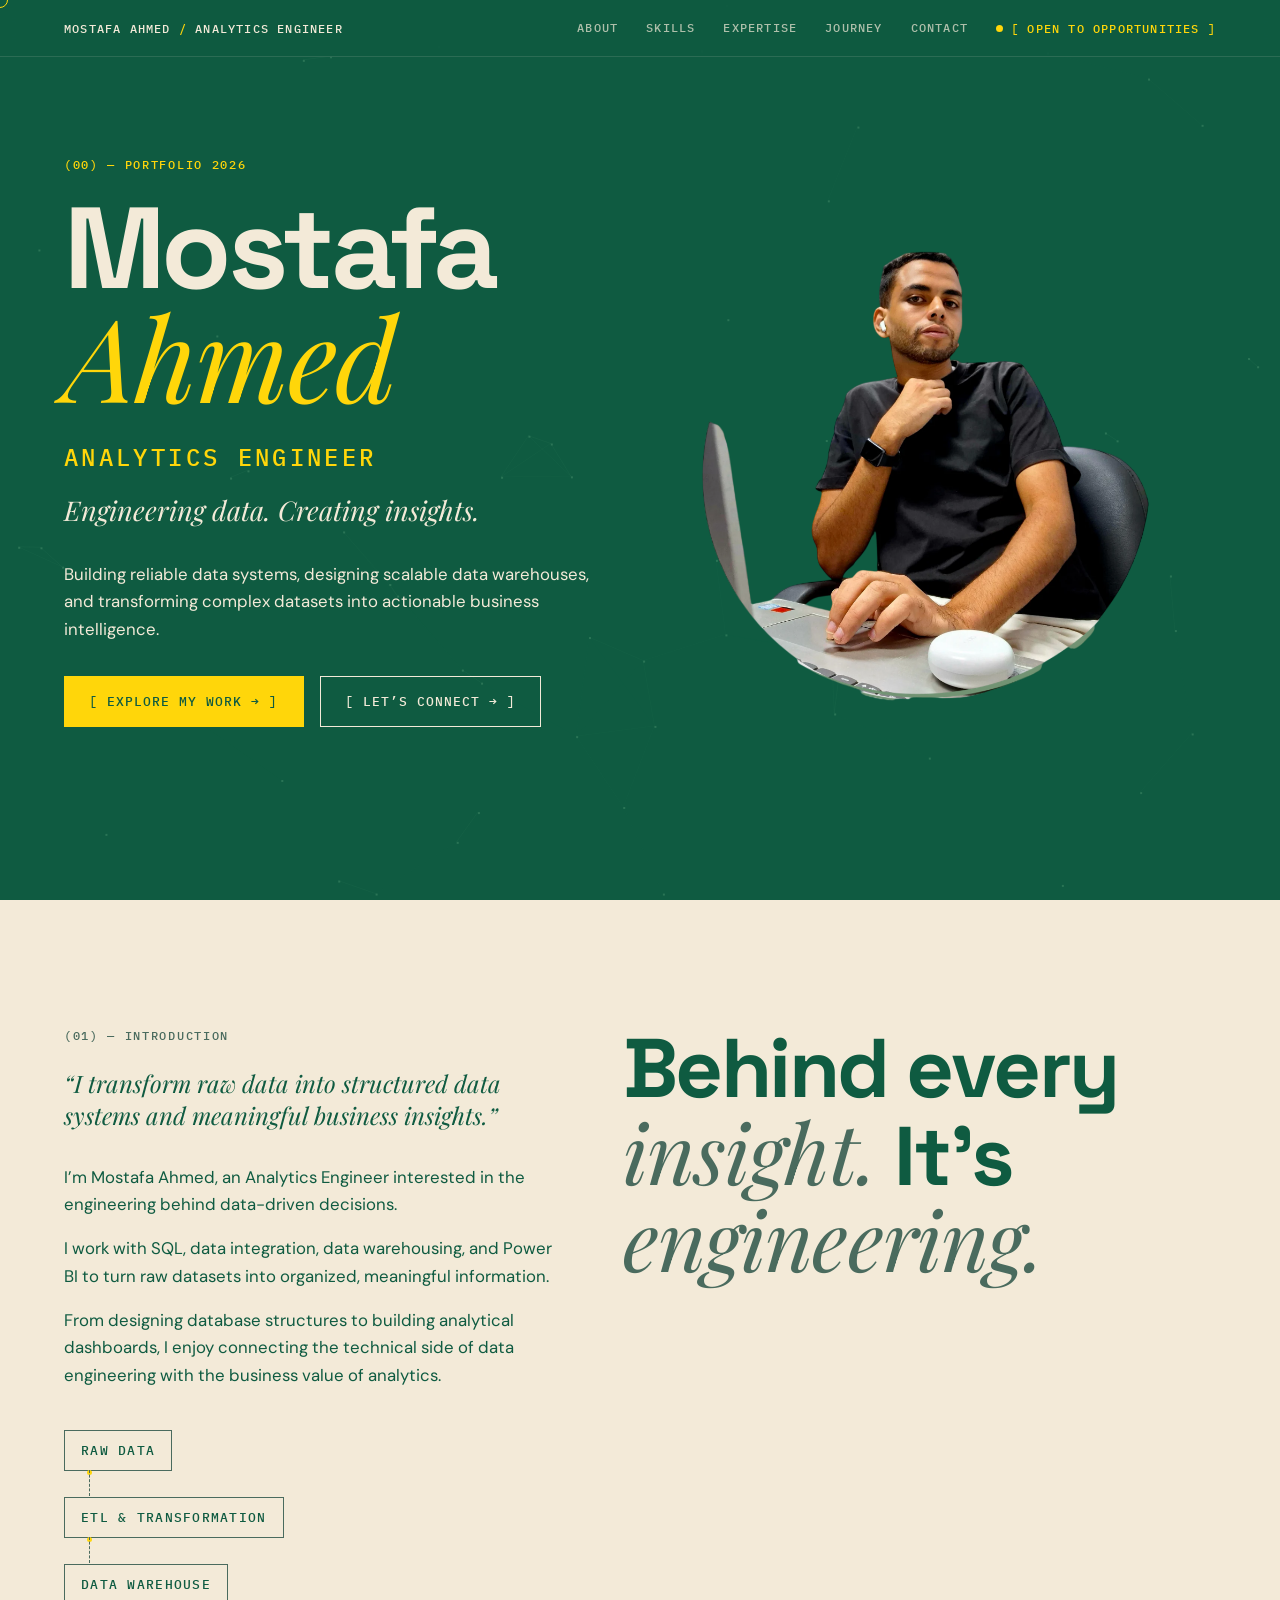
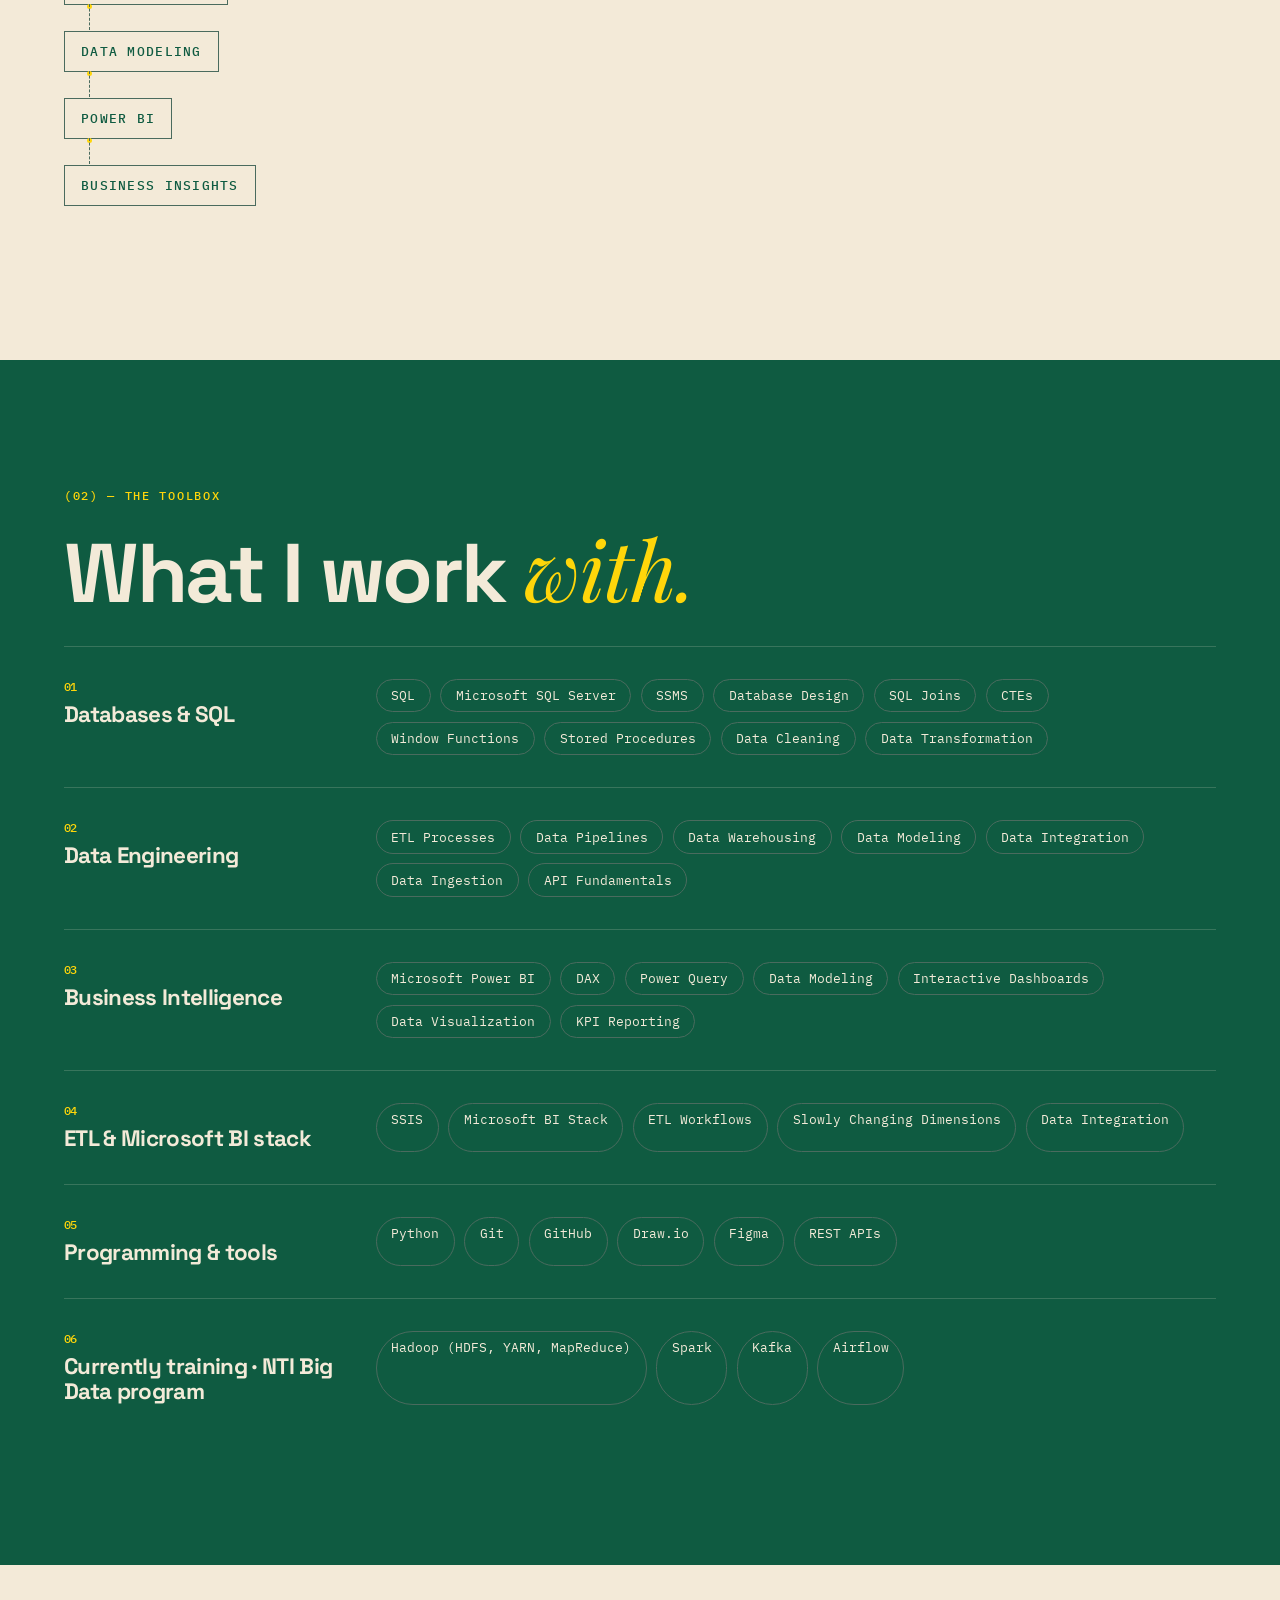
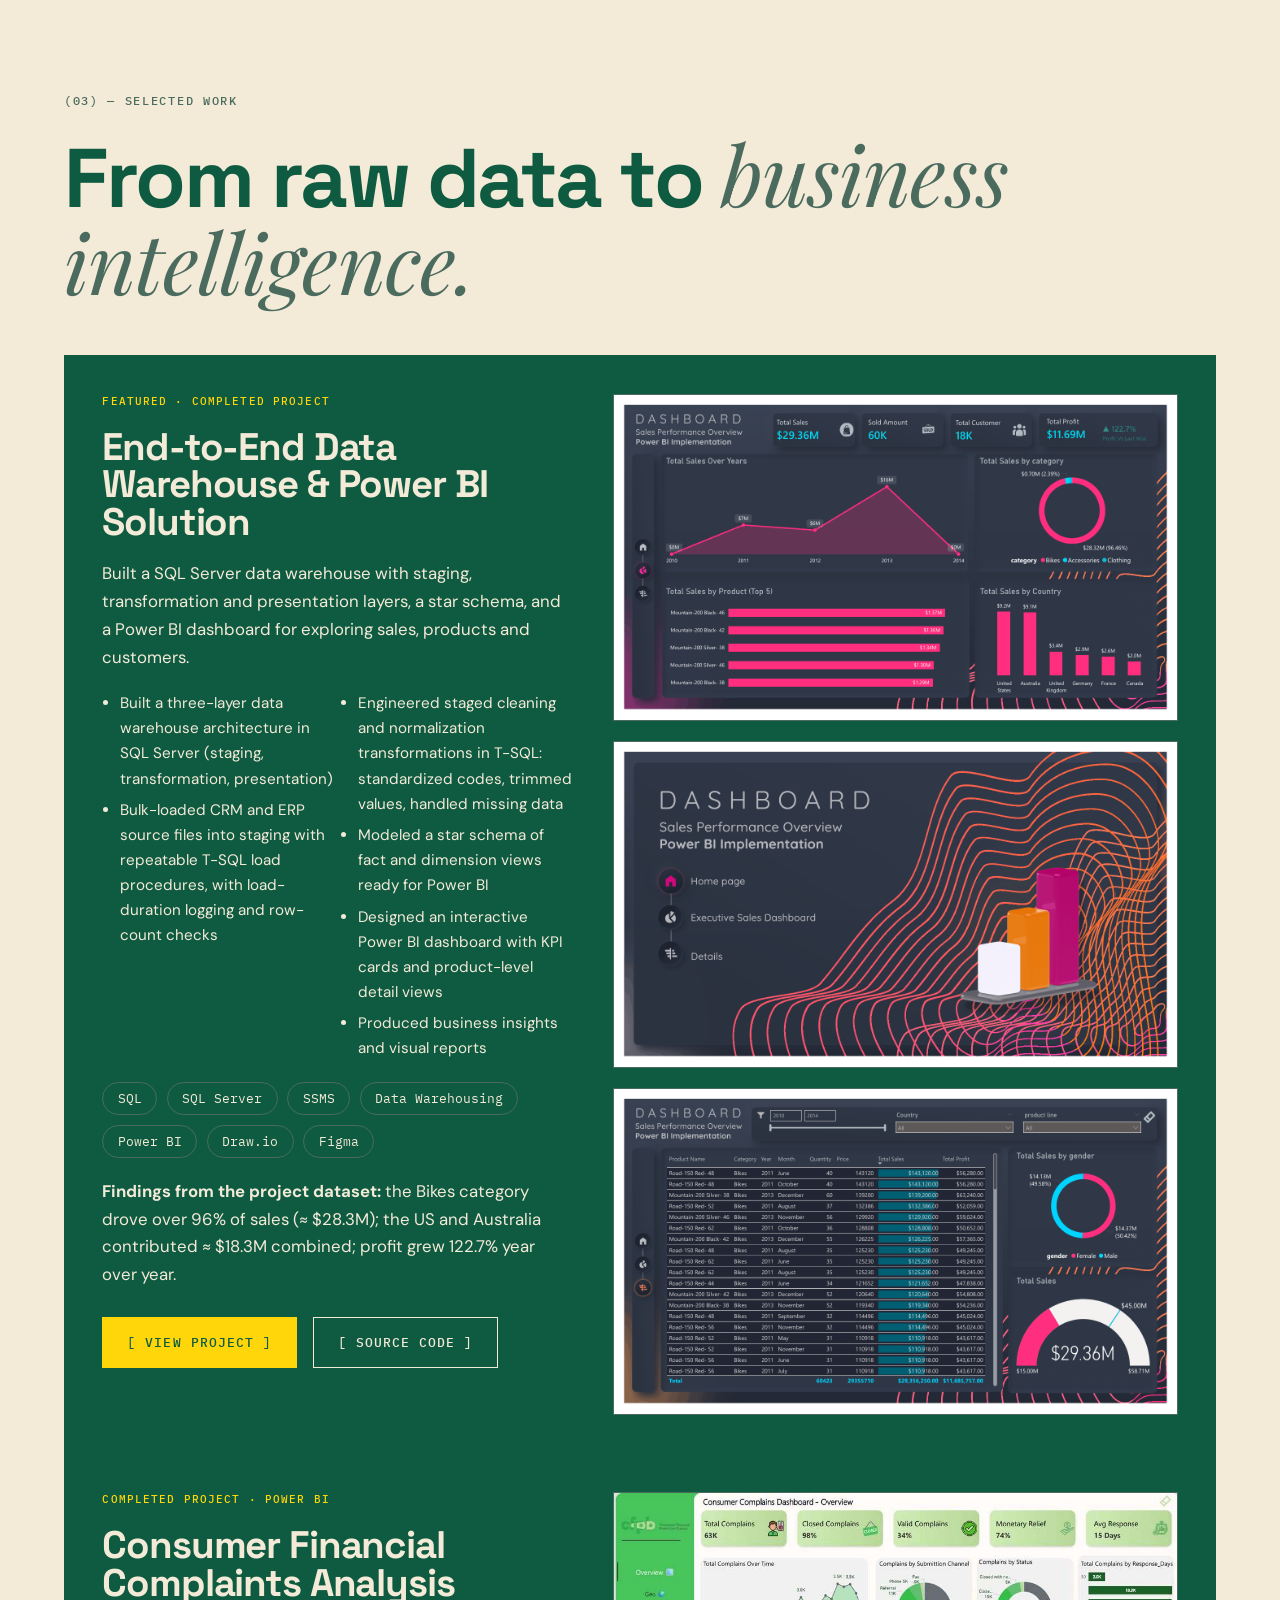
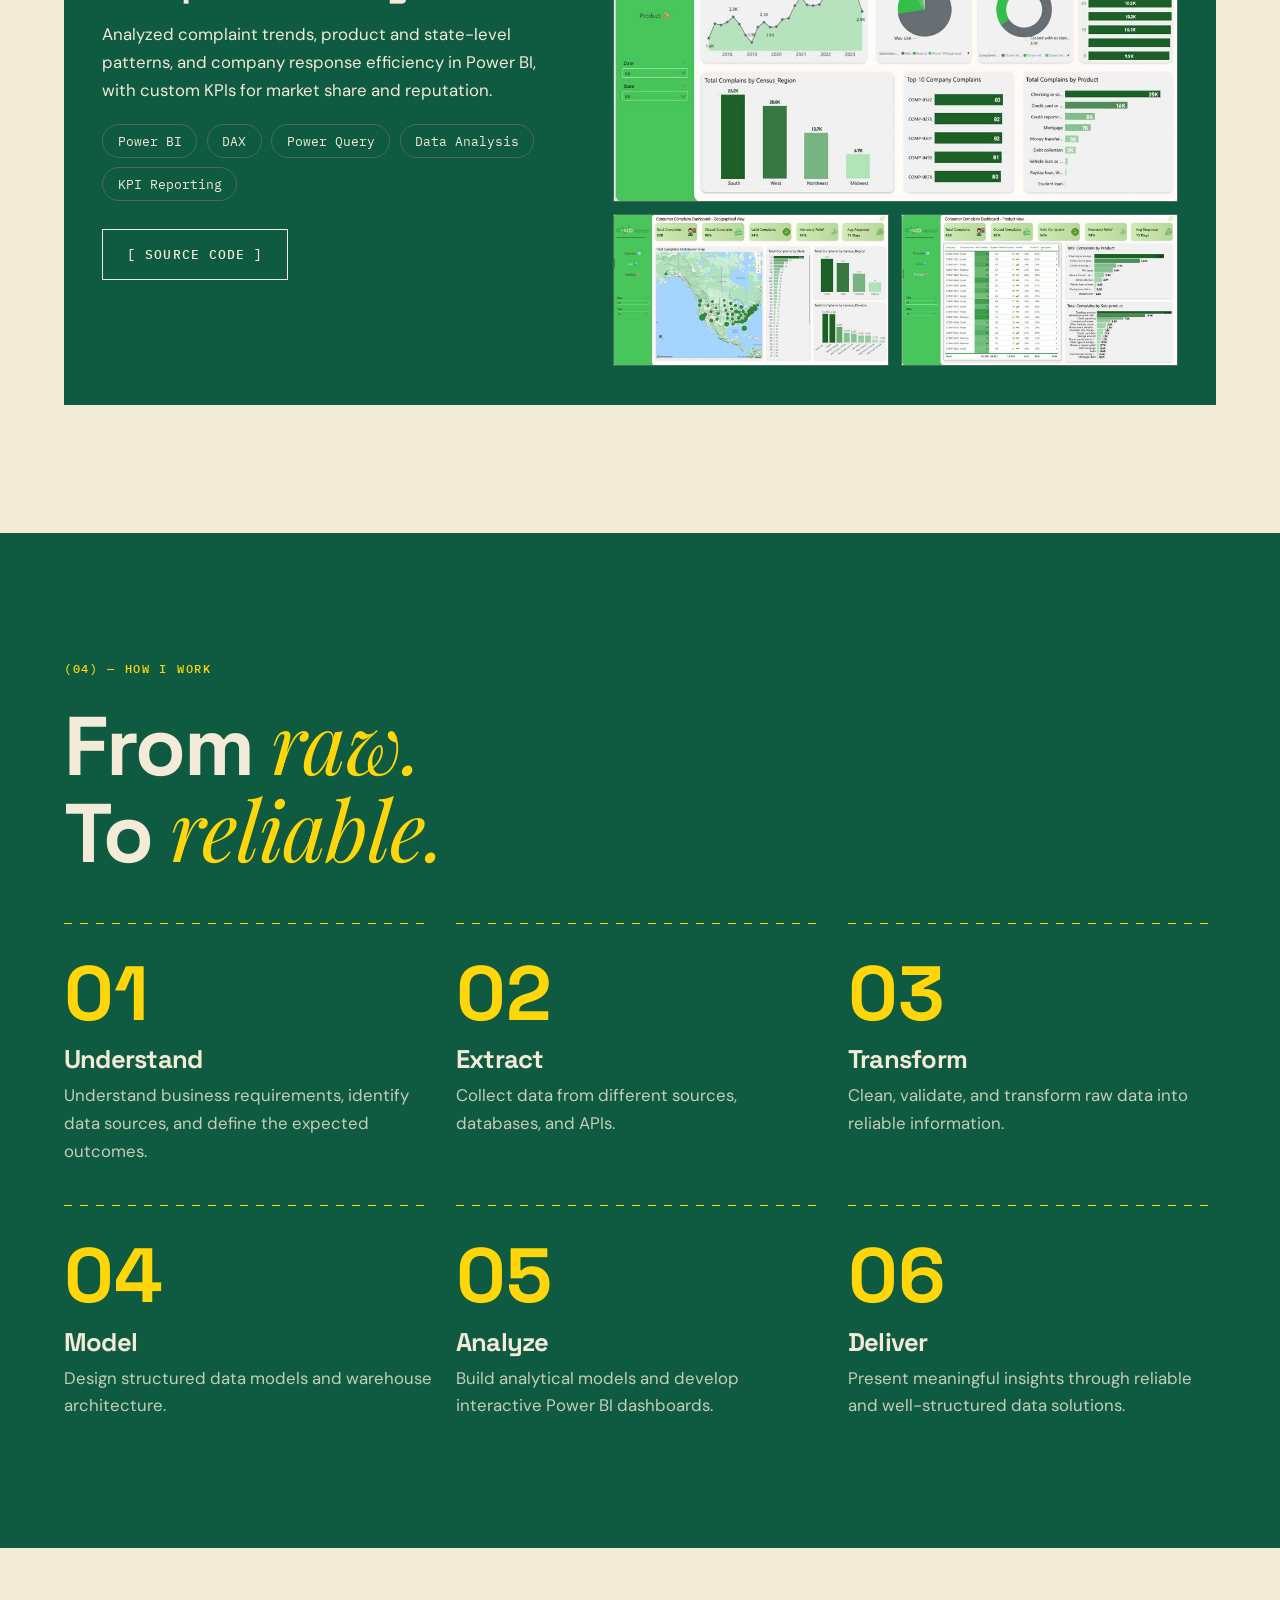
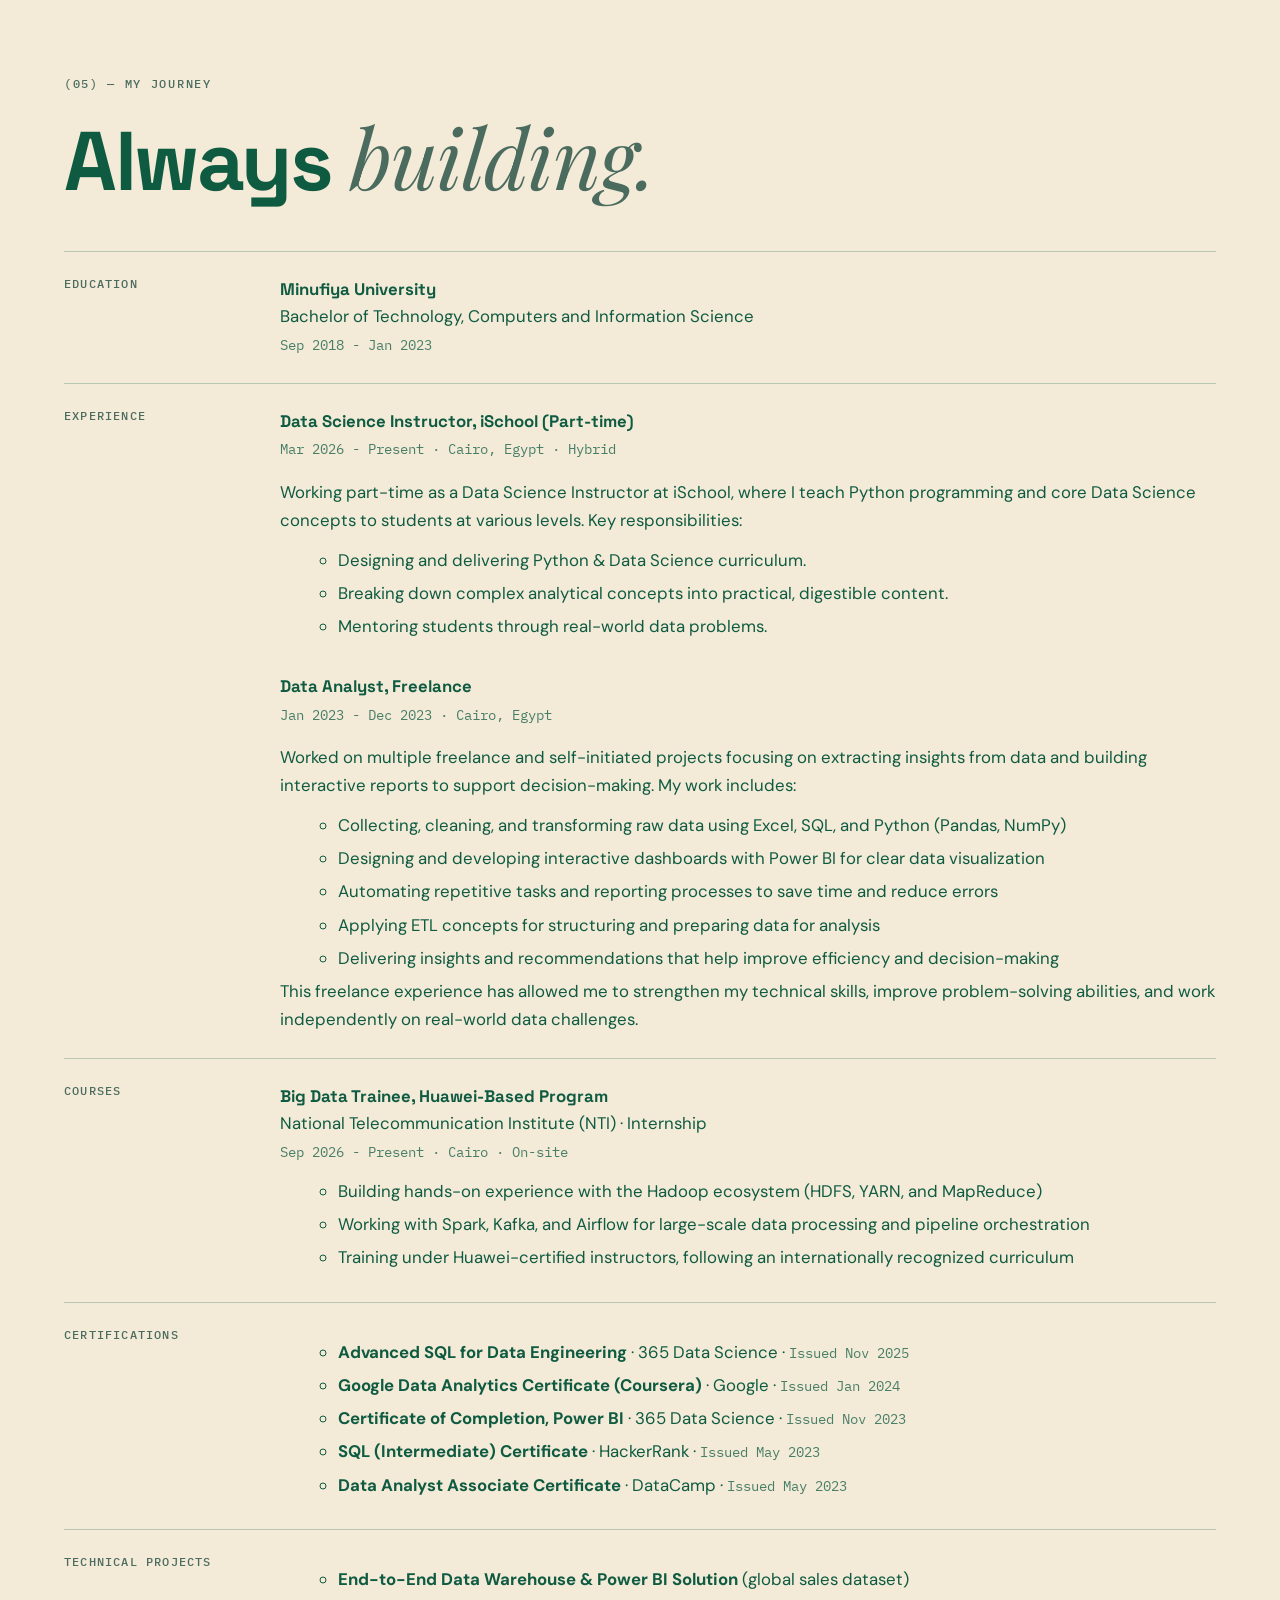
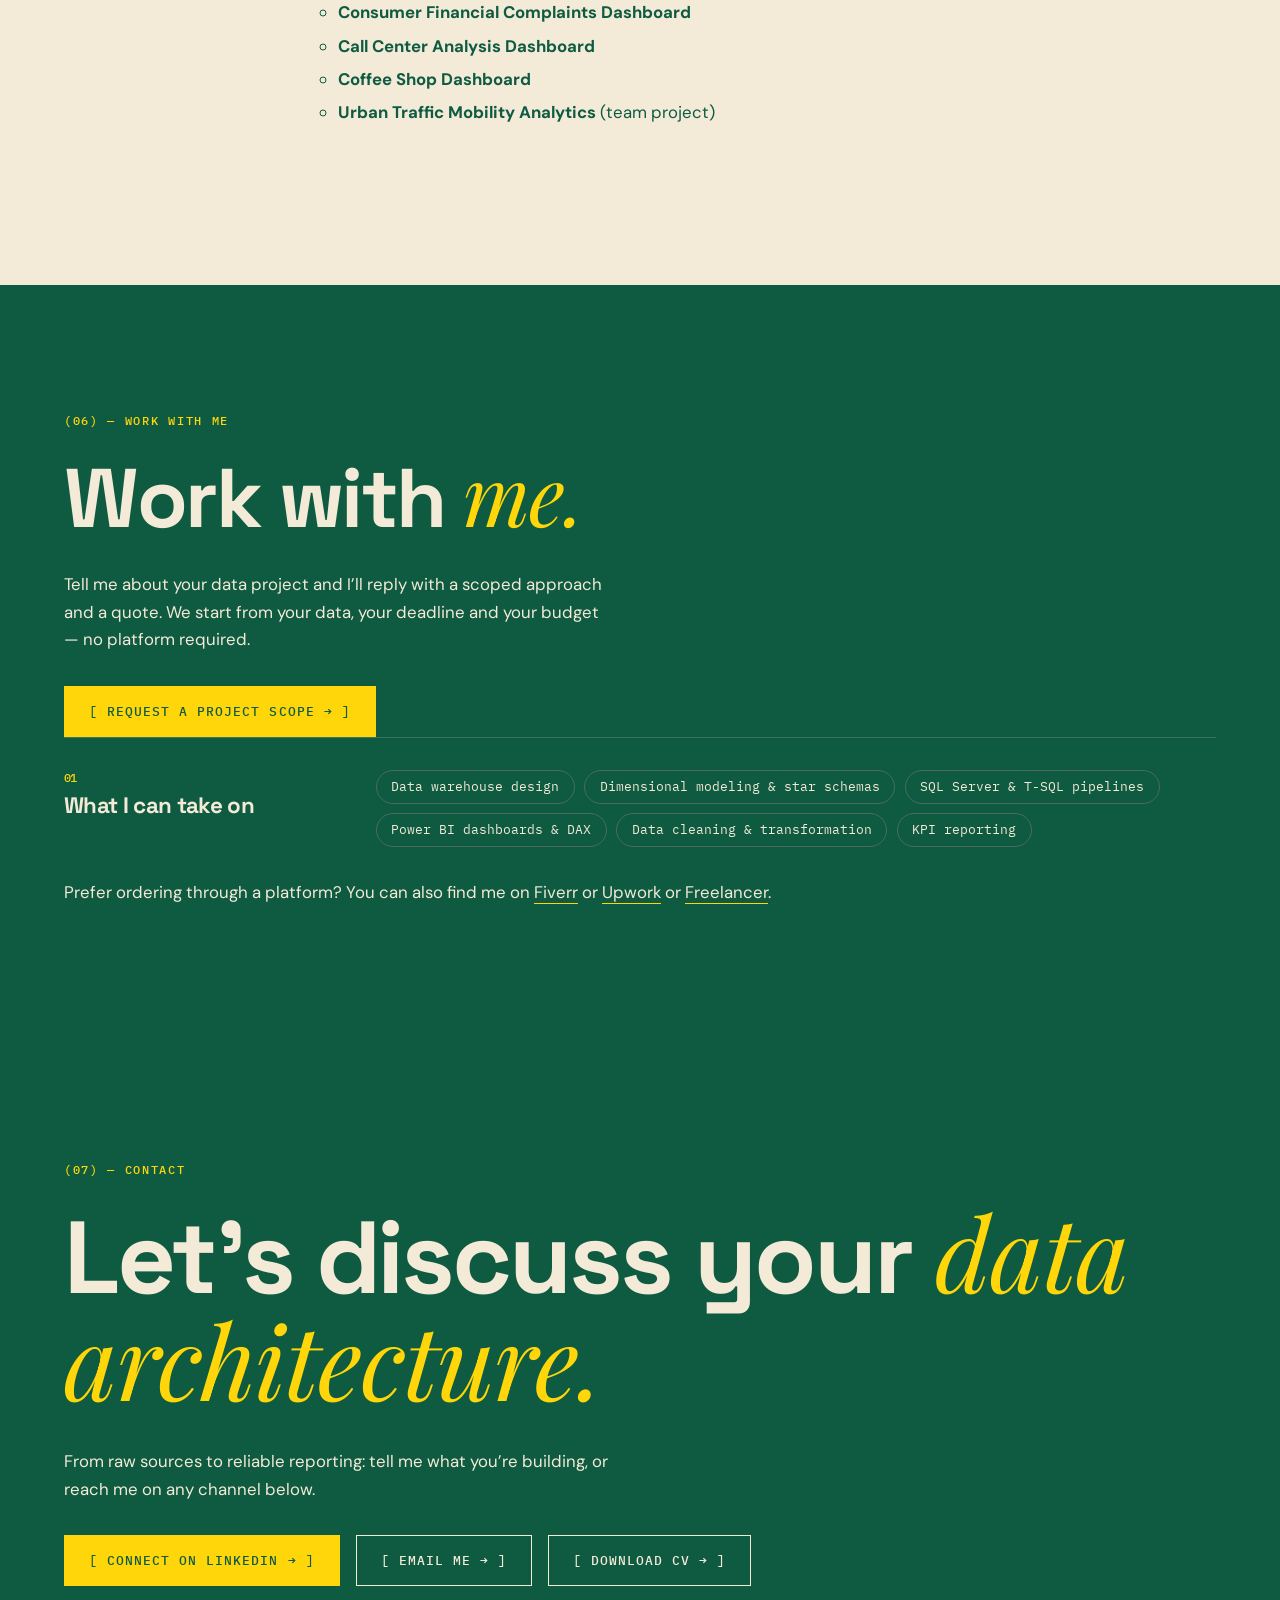
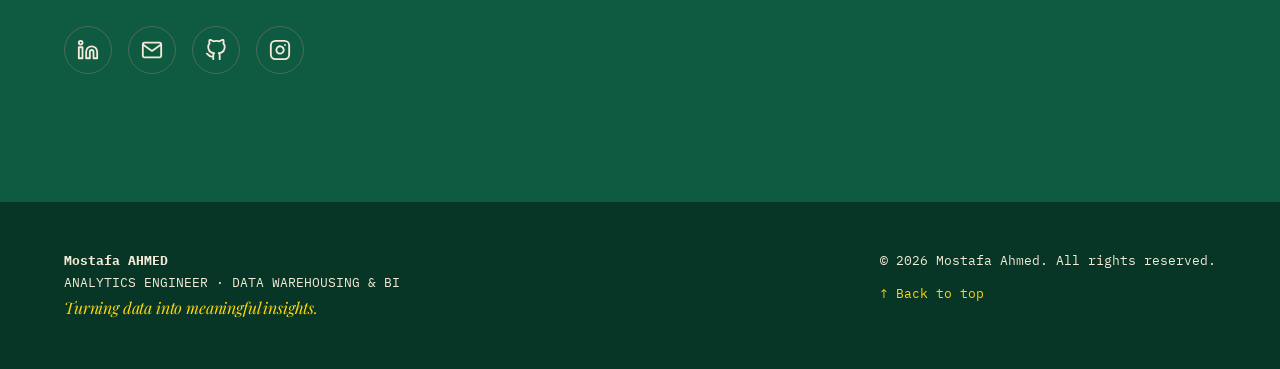
<file: index.html>
<!DOCTYPE html>
<html lang="en">
<head>
<meta charset="utf-8">
<meta name="viewport" content="width=device-width,initial-scale=1">
<title>Mostafa Ahmed — Analytics Engineer | Data Warehousing &amp; BI</title>
<meta name="description" content="Portfolio of Mostafa Ahmed, Analytics Engineer: SQL Server data warehousing, ETL pipelines, dimensional modeling and Power BI.">
<meta property="og:title" content="Mostafa Ahmed — Analytics Engineer | Data Warehousing &amp; BI">
<meta property="og:description" content="Engineering data. Creating insights.">
<meta property="og:type" content="website">
<meta name="theme-color" content="#0F5B41">
<link rel="icon" href="data:image/svg+xml,%3Csvg xmlns='http://www.w3.org/2000/svg' viewBox='0 0 32 32'%3E%3Crect width='32' height='32' rx='6' fill='%230F5B41'/%3E%3Ctext x='16' y='23' font-size='20' text-anchor='middle' fill='%23FFD60A' font-family='sans-serif' font-weight='700'%3EM%3C/text%3E%3C/svg%3E">
<link rel="preconnect" href="https://fonts.googleapis.com"><link rel="preconnect" href="https://fonts.gstatic.com" crossorigin>
<link href="https://fonts.googleapis.com/css2?family=DM+Sans:wght@400;500&family=IBM+Plex+Mono:wght@400;500&family=Playfair+Display:ital@1&family=Space+Grotesk:wght@500;700&display=swap" rel="stylesheet">
<script>document.documentElement.classList.add('js')</script>
<link rel="stylesheet" href="css/style.css?v=5">
<link rel="stylesheet" href="css/responsive.css?v=4">
</head>
<body>
<div id="loader" aria-hidden="true">M/A</div><div id="cur" aria-hidden="true"></div>
<header class="top">
<a class="brand" href="#hero">Mostafa Ahmed <i>/</i> Analytics Engineer</a>
<button id="menu" aria-expanded="false" aria-controls="nav">Menu</button>
<nav id="nav" aria-label="Main">
<a href="#about">About</a><a href="#expertise">Skills</a><a href="#projects">Expertise</a><a href="#journey">Journey</a><a href="#contact">Contact</a>
<span class="status"><b></b>[ Open to opportunities ]</span>
</nav>
</header>
<main>

<section id="hero" class="dark hero">
<canvas id="bg" aria-hidden="true"></canvas>
<div>
<span class="label">(00) — Portfolio 2026</span>
<h1><span class="l">Mostafa</span><span class="l"><em>Ahmed</em></span></h1>
<p class="role l">Analytics Engineer</p>
<p class="tag l">Engineering data. Creating insights.</p>
<p class="sub l">Building reliable data systems, designing scalable data warehouses, and transforming complex datasets into actionable business intelligence.</p>
<p class="cta l"><a class="btn" href="#projects">[ Explore my work → ]</a><a class="btn ghost" href="#contact">[ Let’s connect → ]</a></p>
</div>
<figure class="viz portrait"><img src="assets/Test-Photoroom.png" alt="Portrait of Mostafa Ahmed seated at his laptop, inside a green badge frame" width="1000" height="1000" fetchpriority="high"></figure>
</section>

<section id="about" class="light">
<div class="grid2">
<div class="rv">
<span class="label">(01) — Introduction</span>
<p class="lead">“I transform raw data into structured data systems and meaningful business insights.”</p>
<p>I’m Mostafa Ahmed, an Analytics Engineer interested in the engineering behind data-driven decisions.</p>
<p>I work with SQL, data integration, data warehousing, and Power BI to turn raw datasets into organized, meaningful information.</p>
<p>From designing database structures to building analytical dashboards, I enjoy connecting the technical side of data engineering with the business value of analytics.</p>
<ol class="life" aria-label="Data lifecycle"><li>Raw data</li><li>ETL &amp; transformation</li><li>Data warehouse</li><li>Data modeling</li><li>Power BI</li><li>Business insights</li></ol>
</div>
<h2 class="rv">Behind every <em>insight.</em> It’s <em>engineering.</em></h2>
</div>
</section>

<section id="expertise" class="dark">
<span class="label">(02) — The toolbox</span>
<h2 class="rv">What I work <em>with.</em></h2>
<div class="cat rv"><h3><span>01</span>Databases &amp; SQL</h3><ul class="tags"><li>SQL</li><li>Microsoft SQL Server</li><li>SSMS</li><li>Database Design</li><li>SQL Joins</li><li>CTEs</li><li>Window Functions</li><li>Stored Procedures</li><li>Data Cleaning</li><li>Data Transformation</li></ul></div>
<div class="cat rv"><h3><span>02</span>Data Engineering</h3><ul class="tags"><li>ETL Processes</li><li>Data Pipelines</li><li>Data Warehousing</li><li>Data Modeling</li><li>Data Integration</li><li>Data Ingestion</li><li>API Fundamentals</li></ul></div>
<div class="cat rv"><h3><span>03</span>Business Intelligence</h3><ul class="tags"><li>Microsoft Power BI</li><li>DAX</li><li>Power Query</li><li>Data Modeling</li><li>Interactive Dashboards</li><li>Data Visualization</li><li>KPI Reporting</li></ul></div>
<div class="cat rv"><h3><span>04</span>ETL &amp; Microsoft BI stack</h3><ul class="tags"><li>SSIS</li><li>Microsoft BI Stack</li><li>ETL Workflows</li><li>Slowly Changing Dimensions</li><li>Data Integration</li></ul></div>
<div class="cat rv"><h3><span>05</span>Programming &amp; tools</h3><ul class="tags"><li>Python</li><li>Git</li><li>GitHub</li><li>Draw.io</li><li>Figma</li><li>REST APIs</li></ul></div>
<div class="cat rv"><h3><span>06</span>Currently training · NTI Big Data program</h3><ul class="tags"><li>Hadoop (HDFS, YARN, MapReduce)</li><li>Spark</li><li>Kafka</li><li>Airflow</li></ul></div>
</section>

<section id="projects" class="sage">
<span class="label">(03) — Selected work</span>
<h2 class="rv">From raw data to <em>business intelligence.</em></h2>
<div class="pgrid">
<article class="card feat rv">
<div>
<span class="chip">Featured · Completed project</span>
<h3>End-to-End Data Warehouse &amp; Power BI Solution</h3>
<p>Built a SQL Server data warehouse with staging, transformation and presentation layers, a star schema, and a Power BI dashboard for exploring sales, products and customers.</p>
<ul class="hl"><li>Built a three-layer data warehouse architecture in SQL Server (staging, transformation, presentation)</li><li>Bulk-loaded CRM and ERP source files into staging with repeatable T-SQL load procedures, with load-duration logging and row-count checks</li><li>Engineered staged cleaning and normalization transformations in T-SQL: standardized codes, trimmed values, handled missing data</li><li>Modeled a star schema of fact and dimension views ready for Power BI</li><li>Designed an interactive Power BI dashboard with KPI cards and product-level detail views</li><li>Produced business insights and visual reports</li></ul>
<ul class="tags"><li>SQL</li><li>SQL Server</li><li>SSMS</li><li>Data Warehousing</li><li>Power BI</li><li>Draw.io</li><li>Figma</li></ul>
<p><strong>Findings from the project dataset:</strong> the Bikes category drove over 96% of sales (≈ $28.3M); the US and Australia contributed ≈ $18.3M combined; profit grew 122.7% year over year.</p>
<p class="cta"><a class="btn" href="https://github.com/mostafaahmed-20/sql-data-warehouse-project/raw/main/Power%20Bi%20Dashboard/Sales_Performance_Dashboard.pdf" target="_blank" rel="noopener">[ View project ]</a><a class="btn ghost" href="https://github.com/mostafaahmed-20/sql-data-warehouse-project" target="_blank" rel="noopener">[ Source code ]</a></p>
</div>
<div class="mosaic">
<img class="shot wide" src="assets/images/sales-dashboard-executive.svg" alt="Executive sales dashboard in Power BI">
<img class="shot" src="assets/images/sales-dashboard-home.svg" alt="Dashboard home page">
<img class="shot" src="assets/images/sales-dashboard-details.svg" alt="Product-level details view with year, country and product-line filters">
</div>
</div>
</article>
<article class="card feat rv">
<div>
<span class="chip">Completed project · Power BI</span>
<h3>Consumer Financial Complaints Analysis</h3>
<p>Analyzed complaint trends, product and state-level patterns, and company response efficiency in Power BI, with custom KPIs for market share and reputation.</p>
<ul class="tags"><li>Power BI</li><li>DAX</li><li>Power Query</li><li>Data Analysis</li><li>KPI Reporting</li></ul>
<p class="cta"><a class="btn ghost" href="https://github.com/mostafaahmed-20/Consumer_Financial_Complaints_Dashboard" target="_blank" rel="noopener">[ Source code ]</a></p>
</div>
<div>
<div class="mosaic">
<img class="shot wide" src="[data-uri]" alt="Consumer complaints Power BI dashboard, overview page" loading="lazy">
<img class="shot" src="[data-uri]" alt="Consumer complaints dashboard, geographical view with map" loading="lazy">
<img class="shot" src="[data-uri]" alt="Consumer complaints dashboard, product view" loading="lazy">
</div>
</div>
</article>
</div>
</section>

<section id="process" class="dark">
<span class="label">(04) — How I work</span>
<h2 class="rv">From <em>raw.</em><br>To <em>reliable.</em></h2>
<ol class="steps">
<li class="rv"><span class="n">01</span><h3>Understand</h3><p>Understand business requirements, identify data sources, and define the expected outcomes.</p></li>
<li class="rv"><span class="n">02</span><h3>Extract</h3><p>Collect data from different sources, databases, and APIs.</p></li>
<li class="rv"><span class="n">03</span><h3>Transform</h3><p>Clean, validate, and transform raw data into reliable information.</p></li>
<li class="rv"><span class="n">04</span><h3>Model</h3><p>Design structured data models and warehouse architecture.</p></li>
<li class="rv"><span class="n">05</span><h3>Analyze</h3><p>Build analytical models and develop interactive Power BI dashboards.</p></li>
<li class="rv"><span class="n">06</span><h3>Deliver</h3><p>Present meaningful insights through reliable and well-structured data solutions.</p></li>
</ol>
</section>

<section id="journey" class="light">
<span class="label">(05) — My journey</span>
<h2 class="rv">Always <em>building.</em></h2>
<ul class="tl">
<li class="rv"><b>Education</b><div class="entry">
<p><strong>Minufiya University</strong><br>Bachelor of Technology, Computers and Information Science<br><span class="todo">Sep 2018 - Jan 2023</span></p>
</div></li>
<li class="rv"><b>Experience</b><div>
<div class="entry">
<p><strong>Data Science Instructor, iSchool (Part-time)</strong><br><span class="todo">Mar 2026 - Present · Cairo, Egypt · Hybrid</span></p>
<p>Working part-time as a Data Science Instructor at iSchool, where I teach Python programming and core Data Science concepts to students at various levels. Key responsibilities:</p>
<ul>
<li>Designing and delivering Python &amp; Data Science curriculum.</li>
<li>Breaking down complex analytical concepts into practical, digestible content.</li>
<li>Mentoring students through real-world data problems.</li>
</ul>
</div>
<div class="entry">
<p><strong>Data Analyst, Freelance</strong><br><span class="todo">Jan 2023 - Dec 2023 · Cairo, Egypt</span></p>
<p>Worked on multiple freelance and self-initiated projects focusing on extracting insights from data and building interactive reports to support decision-making. My work includes:</p>
<ul>
<li>Collecting, cleaning, and transforming raw data using Excel, SQL, and Python (Pandas, NumPy)</li>
<li>Designing and developing interactive dashboards with Power BI for clear data visualization</li>
<li>Automating repetitive tasks and reporting processes to save time and reduce errors</li>
<li>Applying ETL concepts for structuring and preparing data for analysis</li>
<li>Delivering insights and recommendations that help improve efficiency and decision-making</li>
</ul>
<p>This freelance experience has allowed me to strengthen my technical skills, improve problem-solving abilities, and work independently on real-world data challenges.</p>
</div>
</div></li>
<li class="rv"><b>Courses</b><div class="entry">
<p><strong>Big Data Trainee, Huawei-Based Program</strong><br>National Telecommunication Institute (NTI) · Internship<br><span class="todo">Sep 2026 - Present · Cairo · On-site</span></p>
<ul>
<li>Building hands-on experience with the Hadoop ecosystem (HDFS, YARN, and MapReduce)</li>
<li>Working with Spark, Kafka, and Airflow for large-scale data processing and pipeline orchestration</li>
<li>Training under Huawei-certified instructors, following an internationally recognized curriculum</li>
</ul>
</div></li>
<li class="rv"><b>Certifications</b><div class="entry">
<ul>
<li><strong>Advanced SQL for Data Engineering</strong> · 365 Data Science · <span class="todo">Issued Nov 2025</span></li>
<li><strong>Google Data Analytics Certificate (Coursera)</strong> · Google · <span class="todo">Issued Jan 2024</span></li>
<li><strong>Certificate of Completion, Power BI</strong> · 365 Data Science · <span class="todo">Issued Nov 2023</span></li>
<li><strong>SQL (Intermediate) Certificate</strong> · HackerRank · <span class="todo">Issued May 2023</span></li>
<li><strong>Data Analyst Associate Certificate</strong> · DataCamp · <span class="todo">Issued May 2023</span></li>
</ul>
</div></li>
<li class="rv"><b>Technical projects</b><div class="entry">
<ul>
<li><a href="https://github.com/mostafaahmed-20/sql-data-warehouse-project" target="_blank" rel="noopener"><strong>End-to-End Data Warehouse &amp; Power BI Solution</strong></a> (global sales dataset)</li>
<li><a href="https://github.com/mostafaahmed-20/Consumer_Financial_Complaints_Dashboard" target="_blank" rel="noopener"><strong>Consumer Financial Complaints Dashboard</strong></a></li>
<li><a href="https://github.com/mostafaahmed-20/Call_Center_Analysis_Dashboard" target="_blank" rel="noopener"><strong>Call Center Analysis Dashboard</strong></a></li>
<li><a href="https://github.com/mostafaahmed-20/Coffee_shop_dashboard" target="_blank" rel="noopener"><strong>Coffee Shop Dashboard</strong></a></li>
<li><a href="https://github.com/ziad375/urban-traffic-mobility-analytics" target="_blank" rel="noopener"><strong>Urban Traffic Mobility Analytics</strong></a> (team project)</li>
</ul>
</div></li>
</ul>
</section>

<section id="focus" class="dark">
<span class="label">(06) — Work with me</span>
<h2 class="rv">Work with <em>me.</em></h2>
<p class="sub rv">Tell me about your data project and I’ll reply with a scoped approach and a quote. We start from your data, your deadline and your budget — no platform required.</p>
<p class="cta rv"><a class="btn" href="mailto:mostafaworkmail9@gmail.com?subject=Project%20scope%20request&amp;body=Hi%20Mostafa%2C%0D%0A%0D%0AProject%20type%20(dashboard%20%2F%20data%20warehouse%20%2F%20analysis)%3A%0D%0AData%20sources%20(Excel%2C%20CSV%2C%20SQL%2C%20other)%3A%0D%0ATimeline%3A%0D%0ABrief%20description%3A%0D%0A">[ Request a project scope → ]</a></p>
<div class="cat rv"><h3><span>01</span>What I can take on</h3><ul class="tags"><li>Data warehouse design</li><li>Dimensional modeling &amp; star schemas</li><li>SQL Server &amp; T-SQL pipelines</li><li>Power BI dashboards &amp; DAX</li><li>Data cleaning &amp; transformation</li><li>KPI reporting</li></ul></div>
<p class="rv">Prefer ordering through a platform? You can also find me on <a style="border-bottom:1px solid #FFD60A" href="https://www.fiverr.com/mostafaahmed_20/be-your-data-analyst-visualiser-power-bi-developer-kpi-business-analyst" target="_blank" rel="noopener">Fiverr</a> or <a style="border-bottom:1px solid #FFD60A" href="https://www.upwork.com/freelancers/~01f6e7537eb96df17a" target="_blank" rel="noopener">Upwork</a> or <a style="border-bottom:1px solid #FFD60A" href="https://www.freelancer.com/u/MostafaAhmed200" target="_blank" rel="noopener">Freelancer</a>.</p>
</section>

<section id="contact" class="dark contact">
<span class="label">(07) — Contact</span>
<h2 class="rv">Let’s discuss your <em>data architecture.</em></h2>
<p class="sub rv">From raw sources to reliable reporting: tell me what you’re building, or reach me on any channel below.</p>
<p class="cta rv">
<a class="btn" href="https://www.linkedin.com/in/mostafa-ahmed20/" target="_blank" rel="noopener">[ Connect on LinkedIn → ]</a>
<a class="btn ghost" href="mailto:mostafaworkmail9@gmail.com">[ Email me → ]</a>
<a class="btn ghost" href="assets/Data Engineer resume - Mostafa Ahmed.pdf" download>[ Download CV → ]</a></p>
<ul class="socials rv"><li><a href="https://www.linkedin.com/in/mostafa-ahmed20/" target="_blank" rel="noopener" aria-label="LinkedIn: linkedin.com/in/mostafa-ahmed20"><svg xmlns="http://www.w3.org/2000/svg" width="24" height="24" viewBox="0 0 24 24" fill="none" stroke="currentColor" stroke-width="2" stroke-linecap="round" stroke-linejoin="round" class="feather feather-linkedin"><path d="M16 8a6 6 0 0 1 6 6v7h-4v-7a2 2 0 0 0-2-2 2 2 0 0 0-2 2v7h-4v-7a6 6 0 0 1 6-6z"></path><rect x="2" y="9" width="4" height="12"></rect><circle cx="4" cy="4" r="2"></circle></svg></a></li><li><a href="mailto:mostafaworkmail9@gmail.com" aria-label="Email: mostafaworkmail9@gmail.com"><svg xmlns="http://www.w3.org/2000/svg" width="24" height="24" viewBox="0 0 24 24" fill="none" stroke="currentColor" stroke-width="2" stroke-linecap="round" stroke-linejoin="round" class="feather feather-mail"><path d="M4 4h16c1.1 0 2 .9 2 2v12c0 1.1-.9 2-2 2H4c-1.1 0-2-.9-2-2V6c0-1.1.9-2 2-2z"></path><polyline points="22,6 12,13 2,6"></polyline></svg></a></li><li><a href="https://github.com/mostafaahmed-20" target="_blank" rel="noopener" aria-label="GitHub: github.com/mostafaahmed-20"><svg xmlns="http://www.w3.org/2000/svg" width="24" height="24" viewBox="0 0 24 24" fill="none" stroke="currentColor" stroke-width="2" stroke-linecap="round" stroke-linejoin="round" class="feather feather-github"><path d="M9 19c-5 1.5-5-2.5-7-3m14 6v-3.87a3.37 3.37 0 0 0-.94-2.61c3.14-.35 6.44-1.54 6.44-7A5.44 5.44 0 0 0 20 4.77 5.07 5.07 0 0 0 19.91 1S18.73.65 16 2.48a13.38 13.38 0 0 0-7 0C6.27.65 5.09 1 5.09 1A5.07 5.07 0 0 0 5 4.77a5.44 5.44 0 0 0-1.5 3.78c0 5.42 3.3 6.61 6.44 7A3.37 3.37 0 0 0 9 18.13V22"></path></svg></a></li><li><a href="https://www.instagram.com/moostafa.ahmeed/" target="_blank" rel="noopener" aria-label="Instagram: instagram.com/moostafa.ahmeed"><svg xmlns="http://www.w3.org/2000/svg" width="24" height="24" viewBox="0 0 24 24" fill="none" stroke="currentColor" stroke-width="2" stroke-linecap="round" stroke-linejoin="round" class="feather feather-instagram"><rect x="2" y="2" width="20" height="20" rx="5" ry="5"></rect><path d="M16 11.37A4 4 0 1 1 12.63 8 4 4 0 0 1 16 11.37z"></path><line x1="17.5" y1="6.5" x2="17.51" y2="6.5"></line></svg></a></li></ul>
</section>
</main>
<footer>
<div><strong>Mostafa AHMED</strong><br>ANALYTICS ENGINEER · DATA WAREHOUSING &amp; BI<br><em>Turning data into meaningful insights.</em></div>
<div></div>
<div>© 2026 Mostafa Ahmed. All rights reserved.<br><button id="top">↑ Back to top</button></div>
</footer>
<script src="js/main.js"></script>
<script src="js/animations.js"></script>
</body>
</html>
</file>
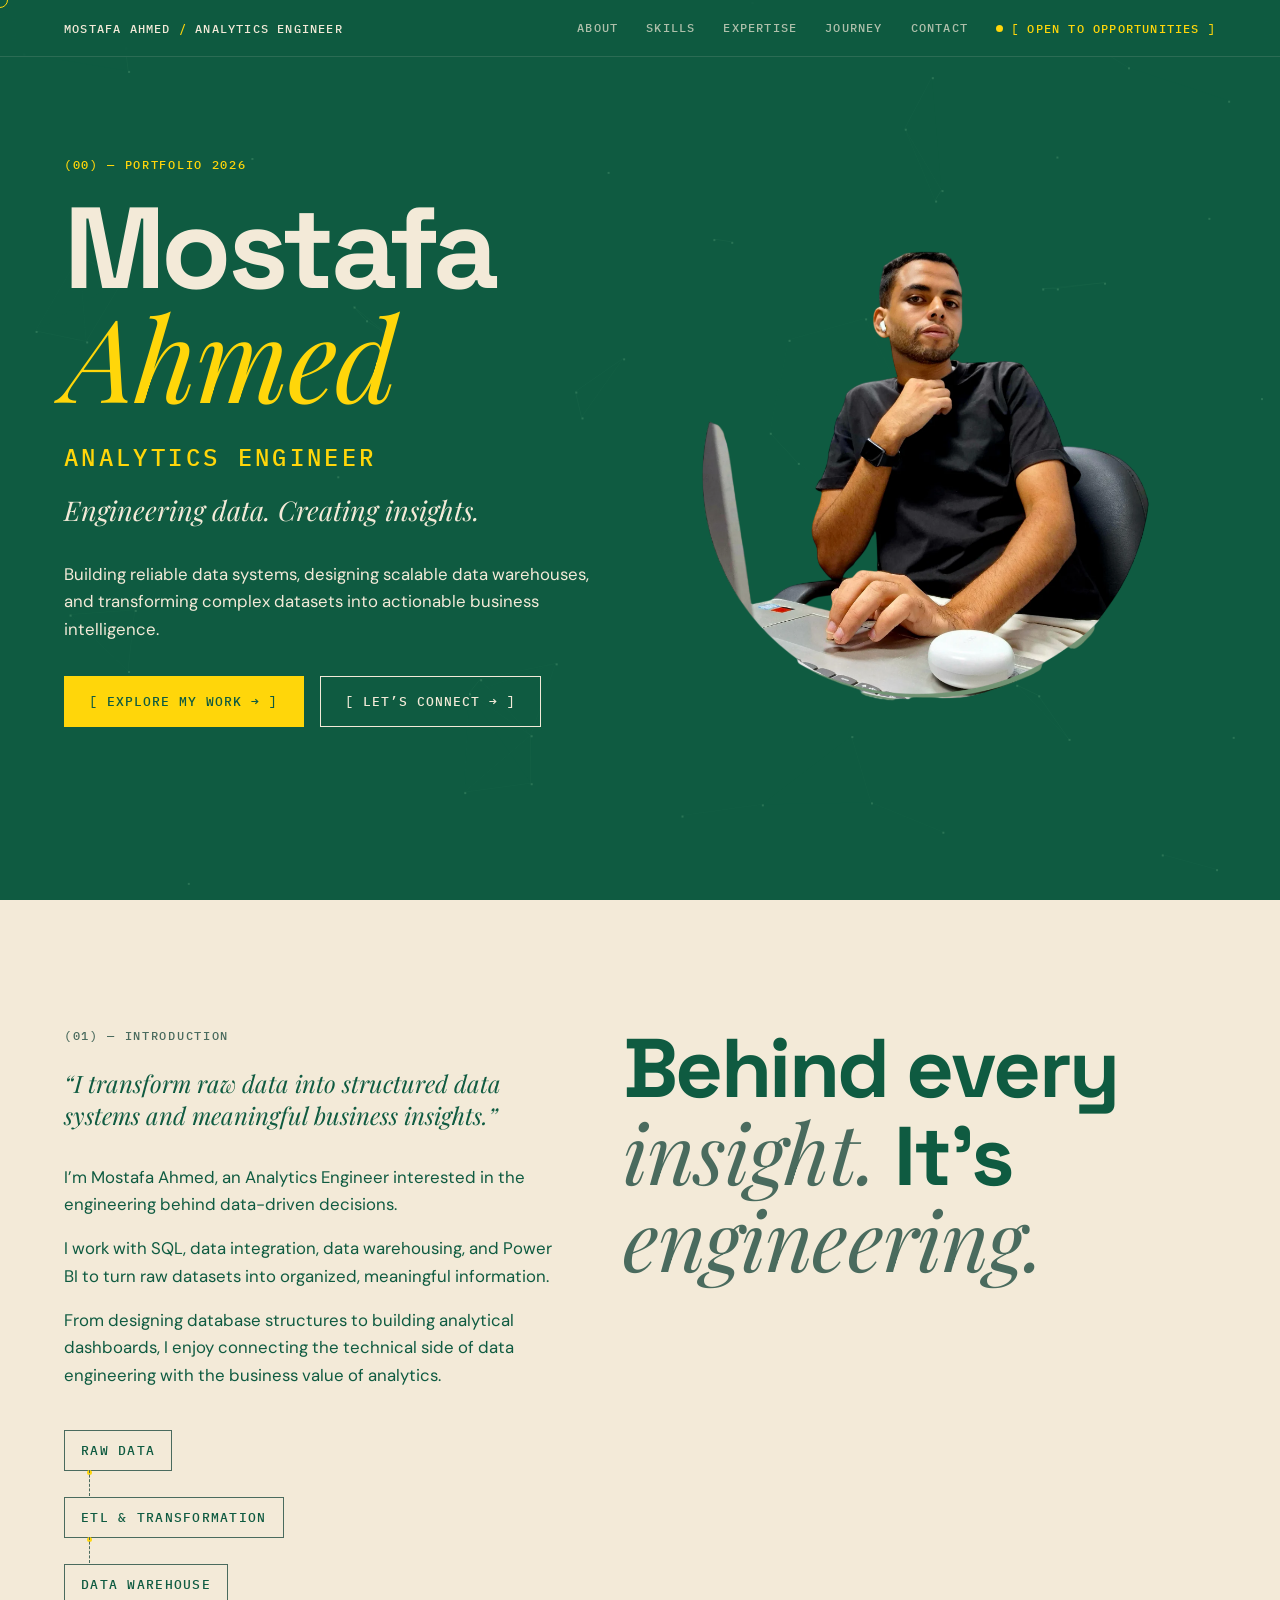
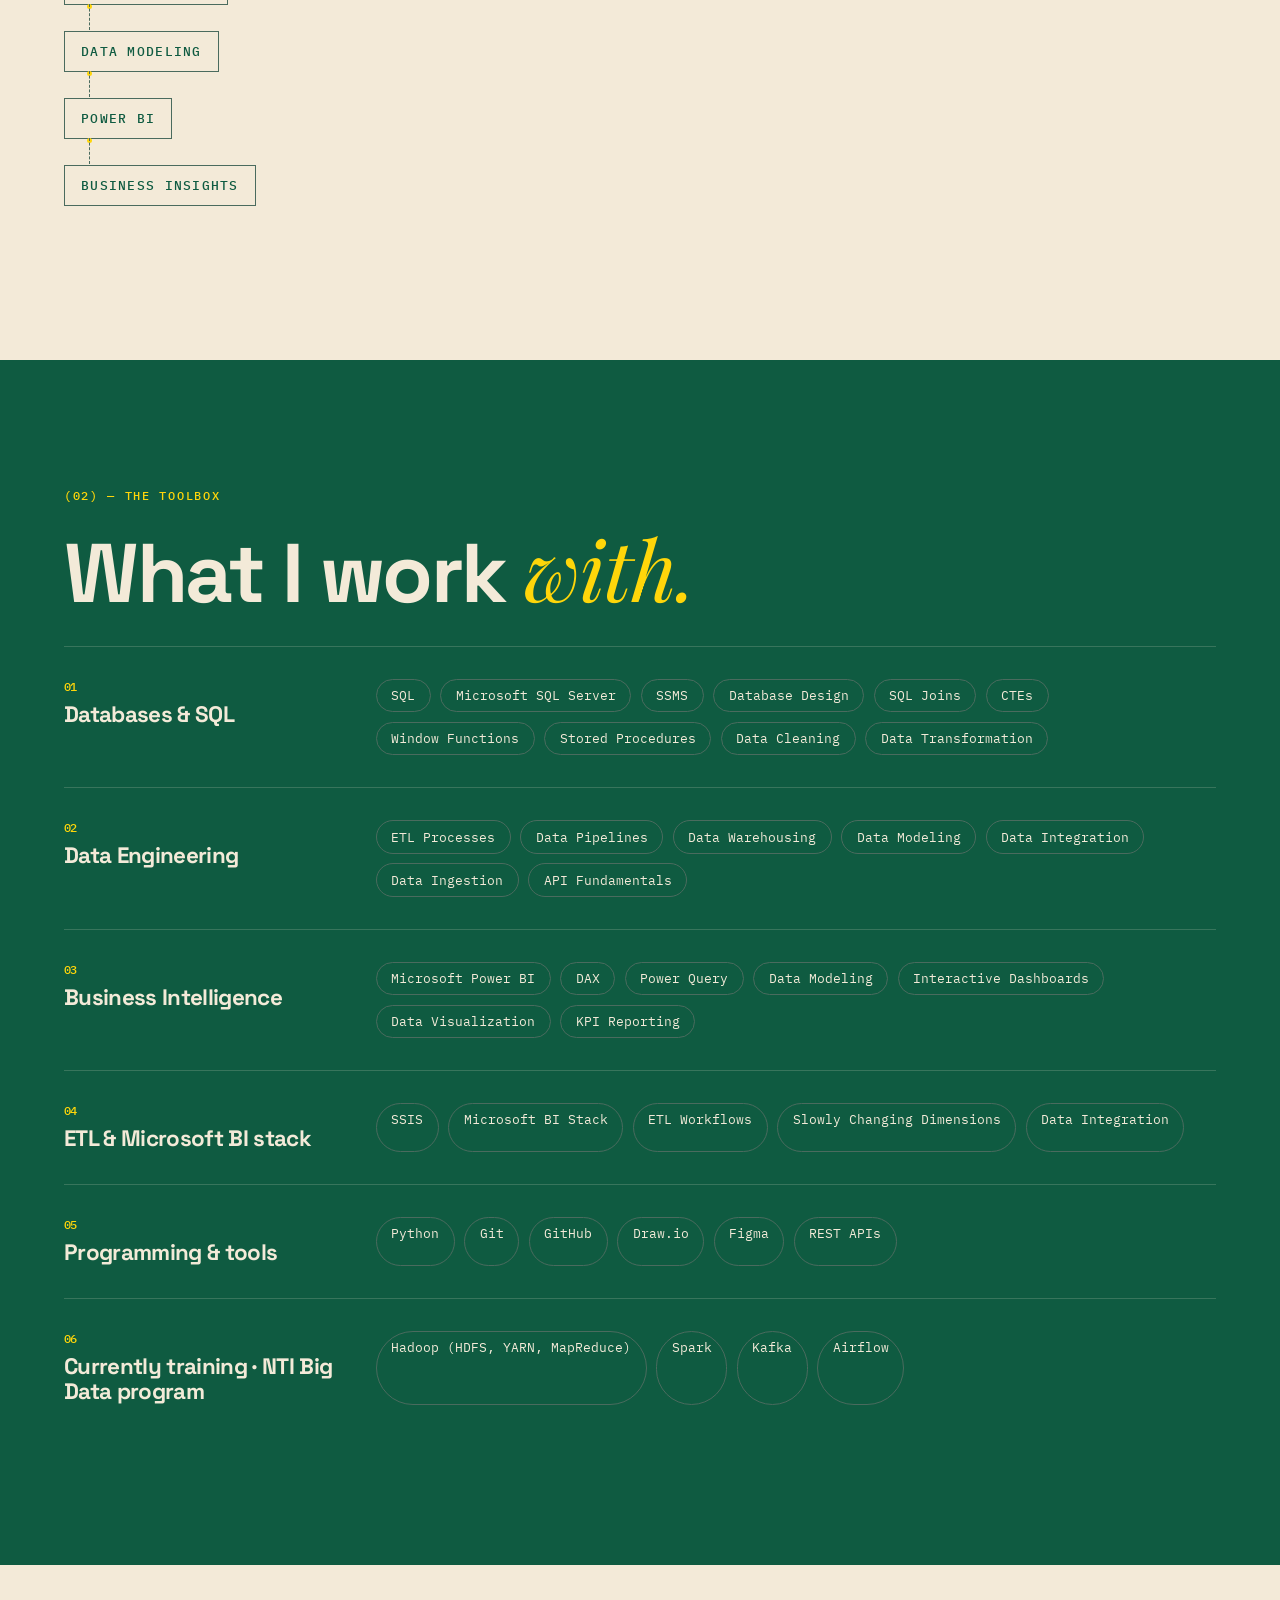
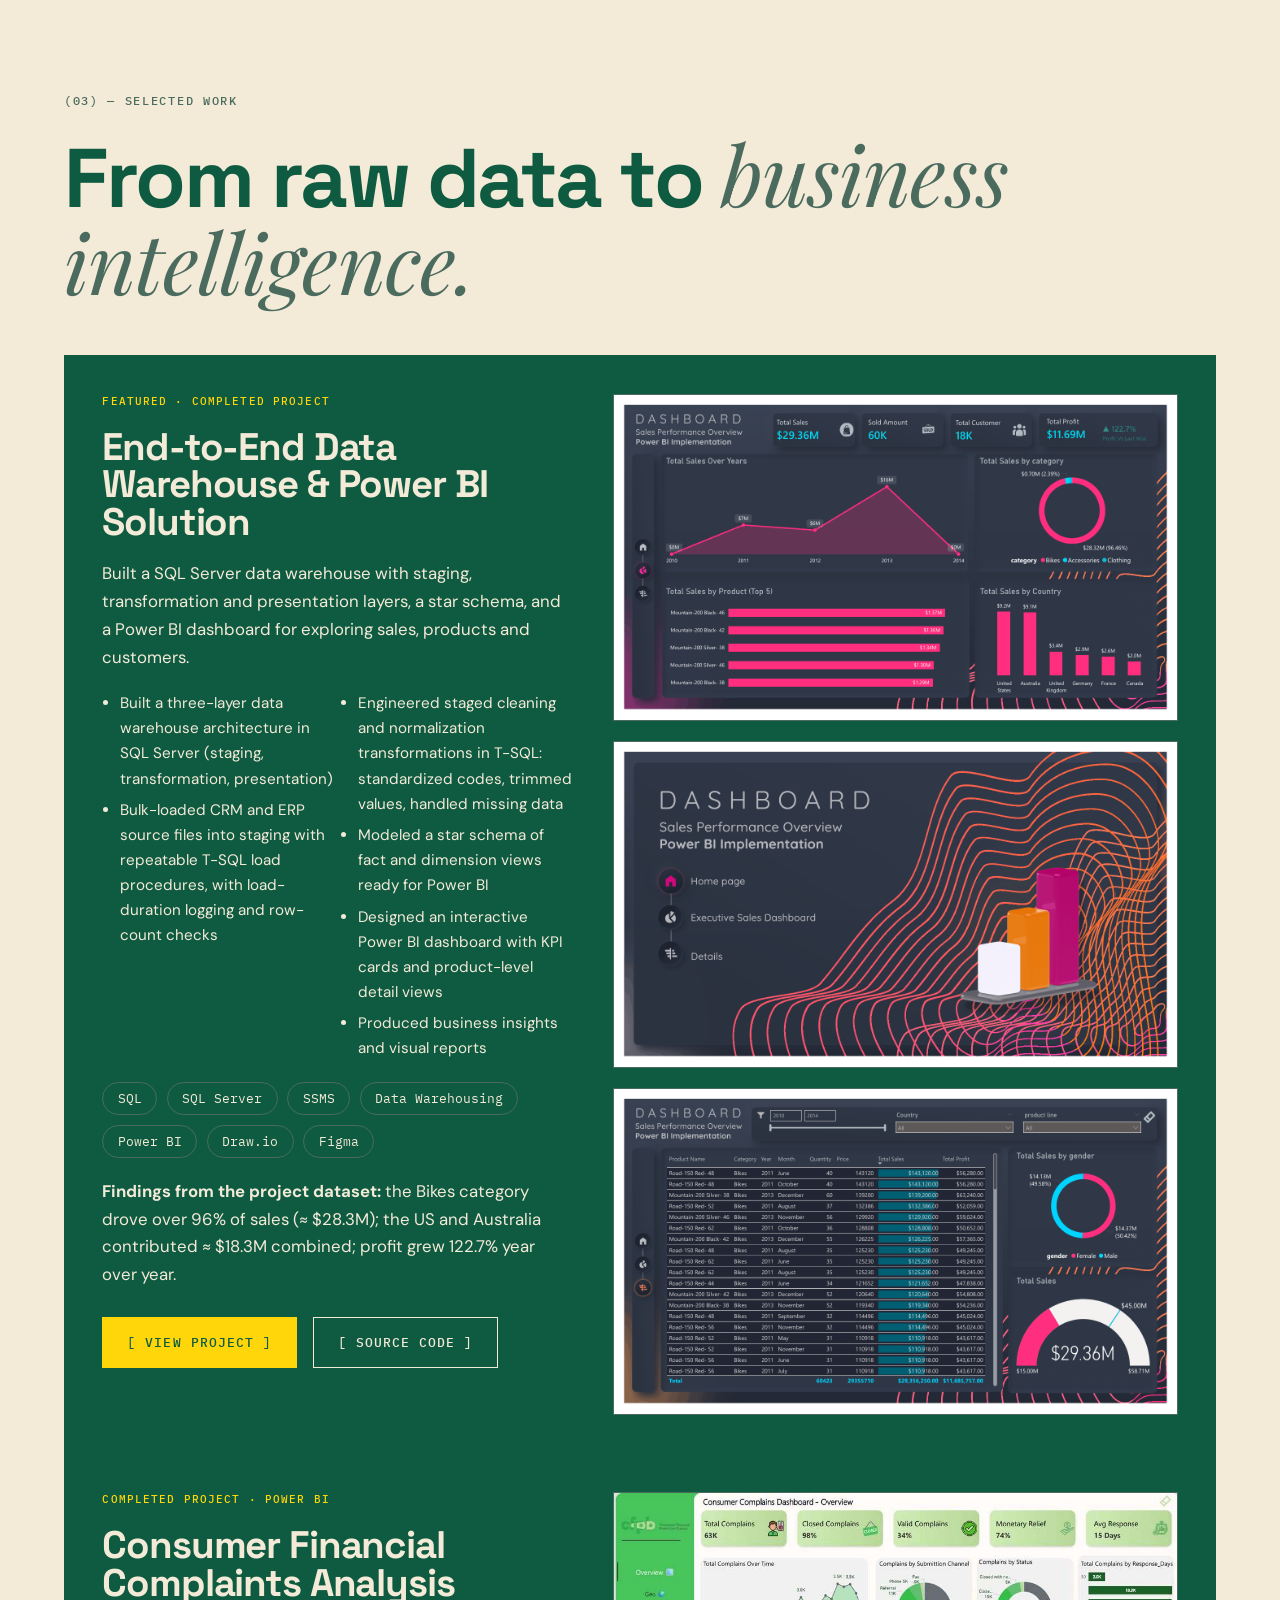
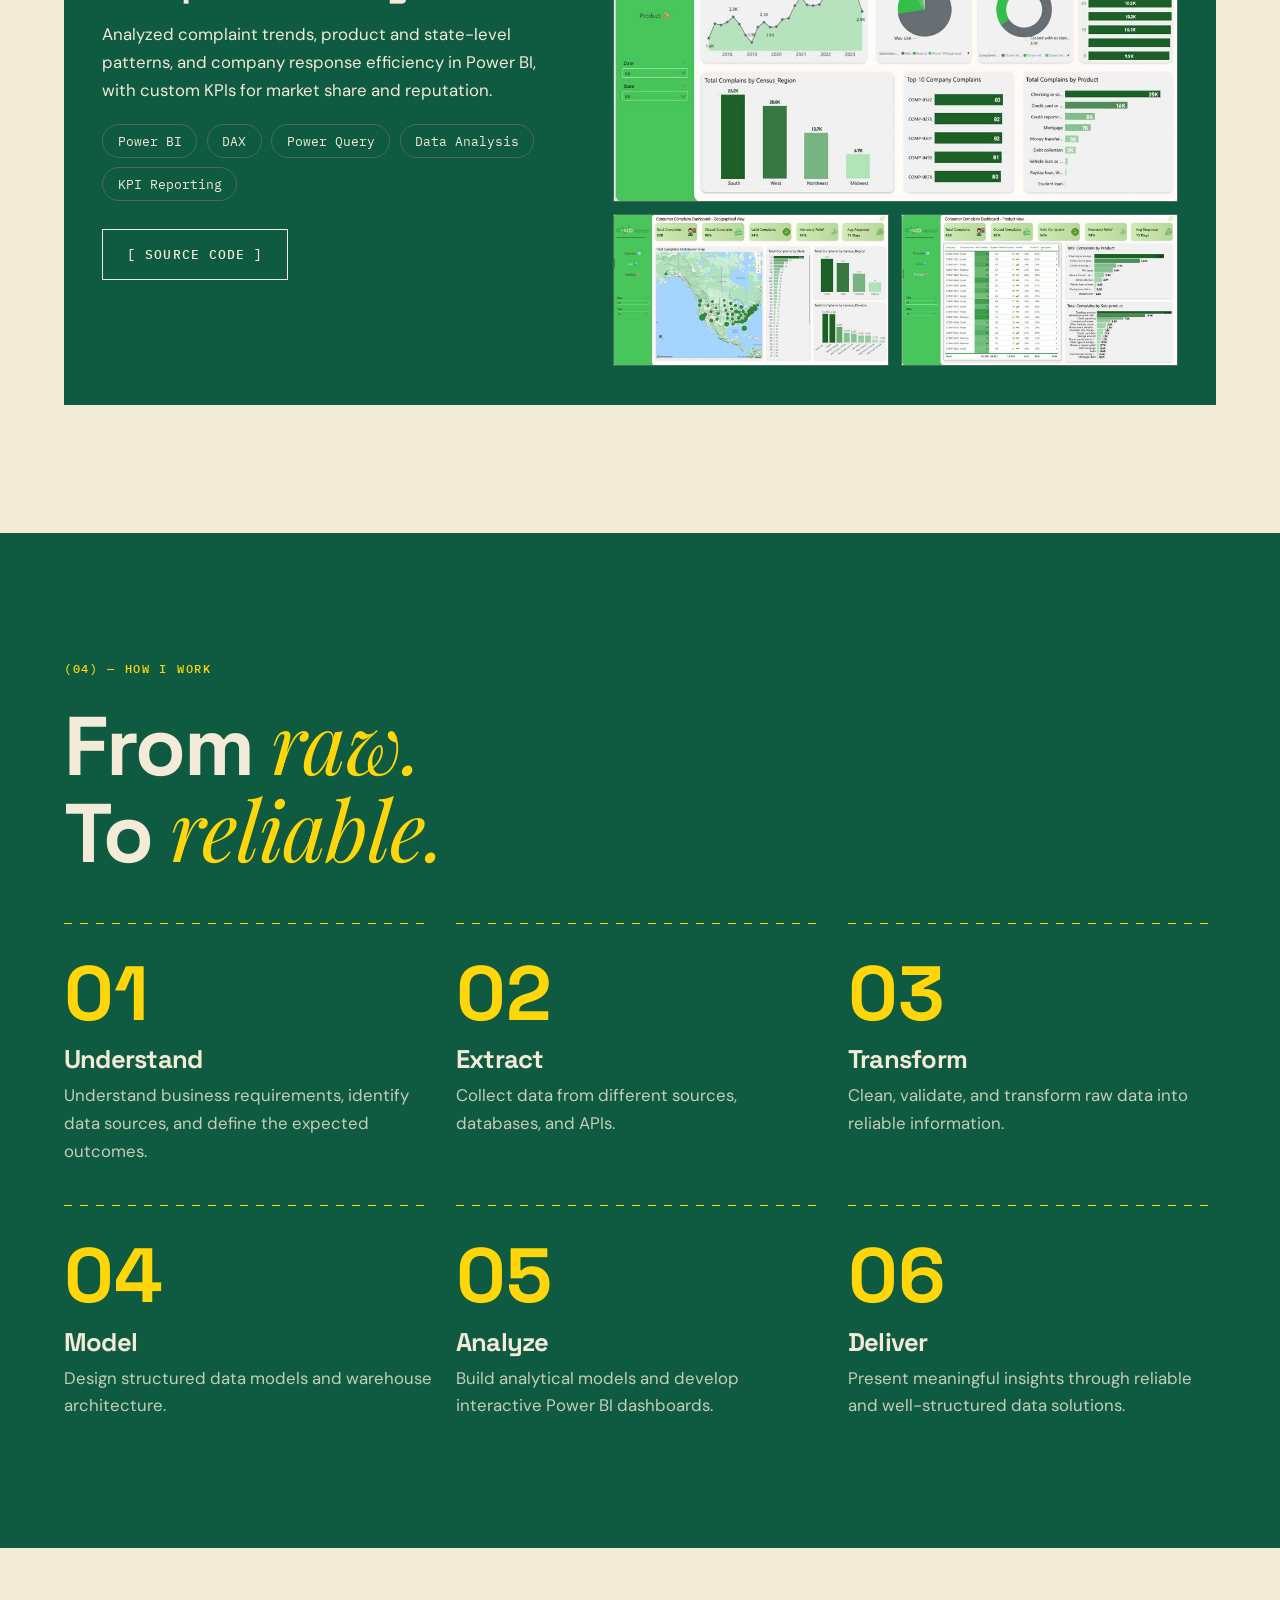
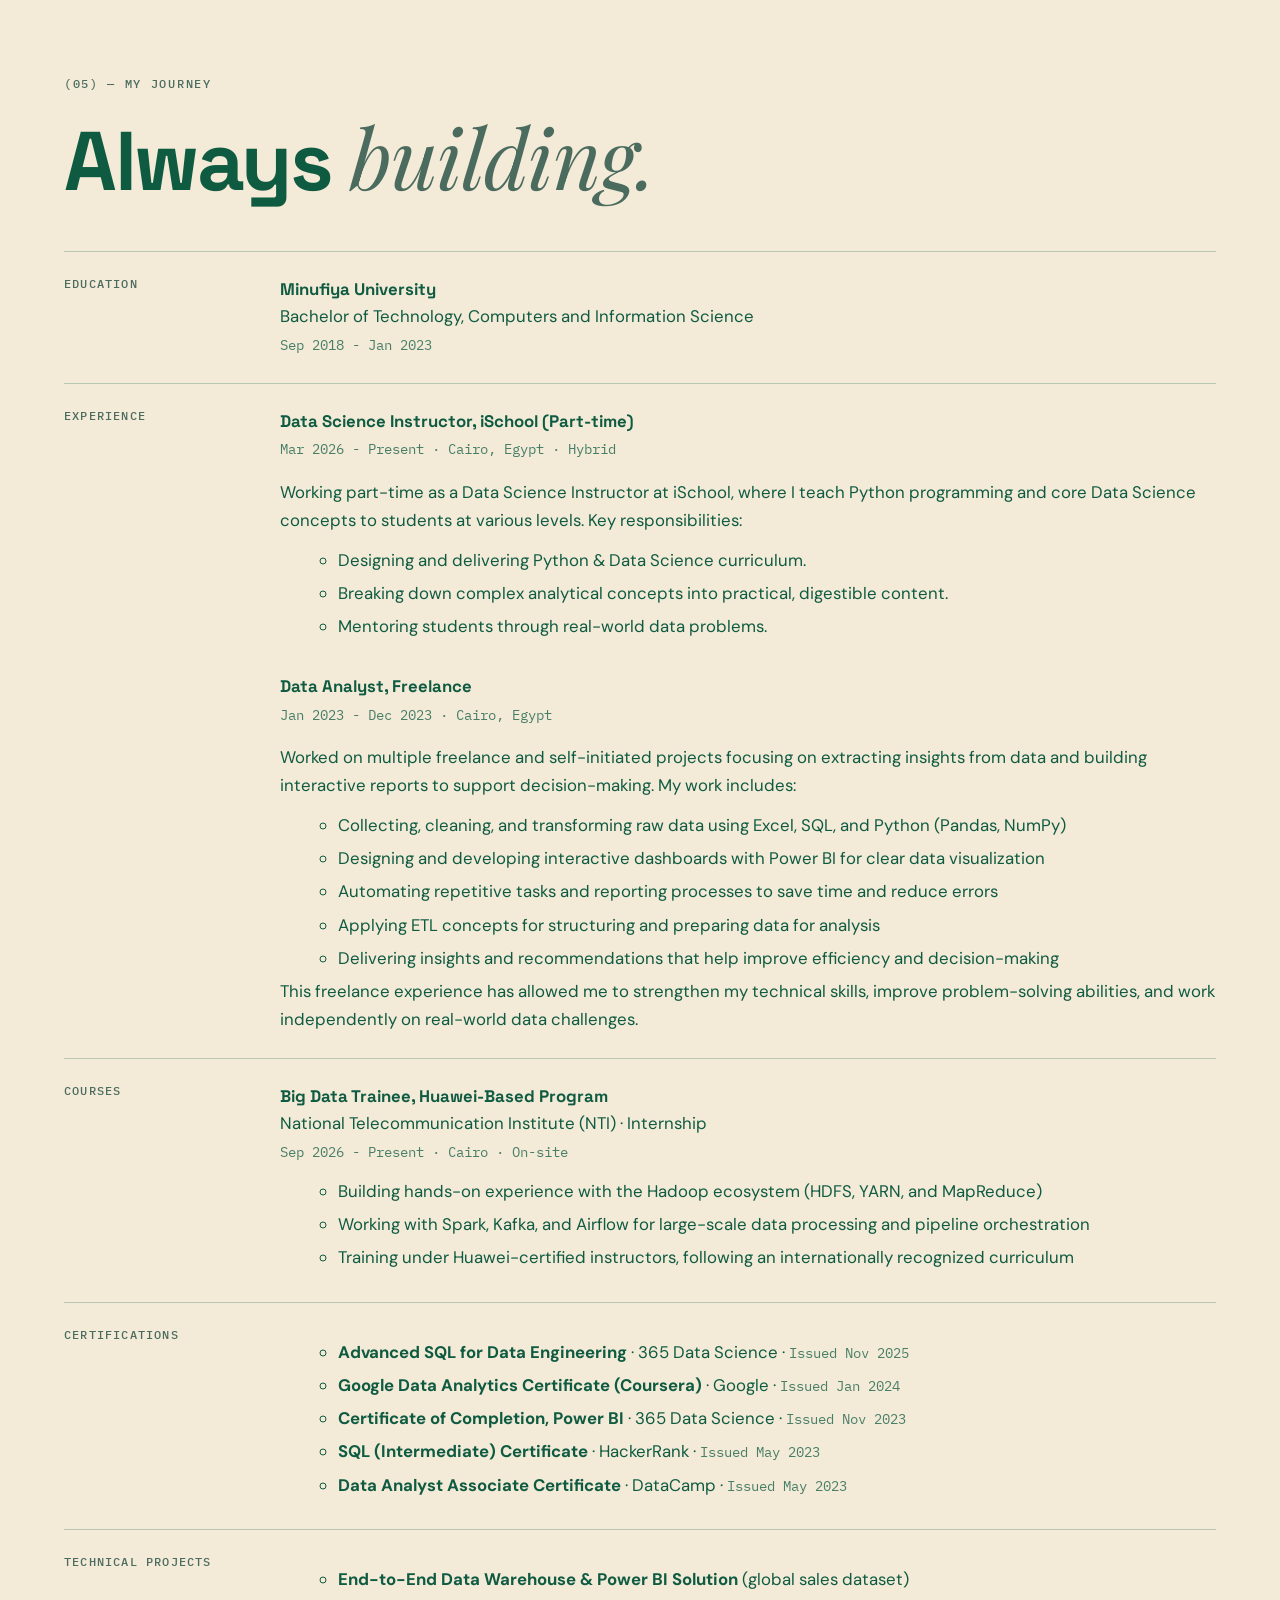
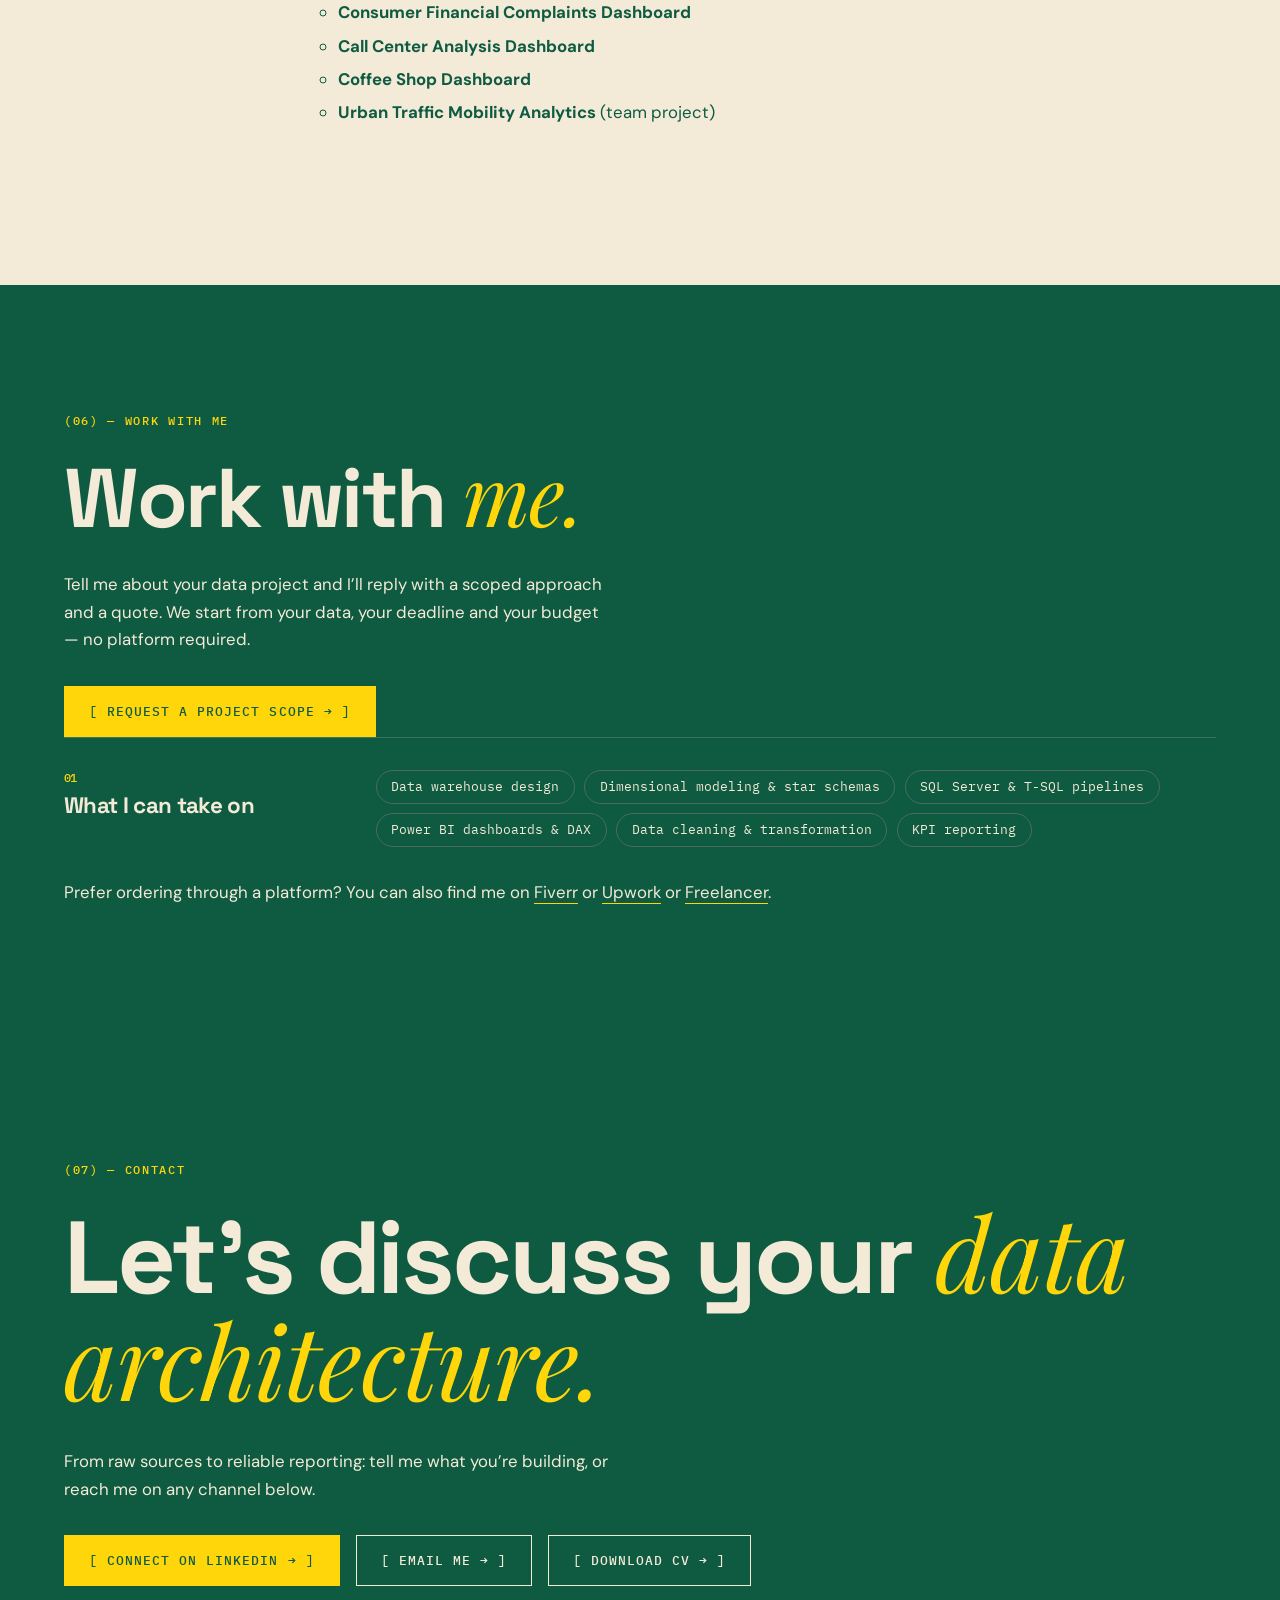
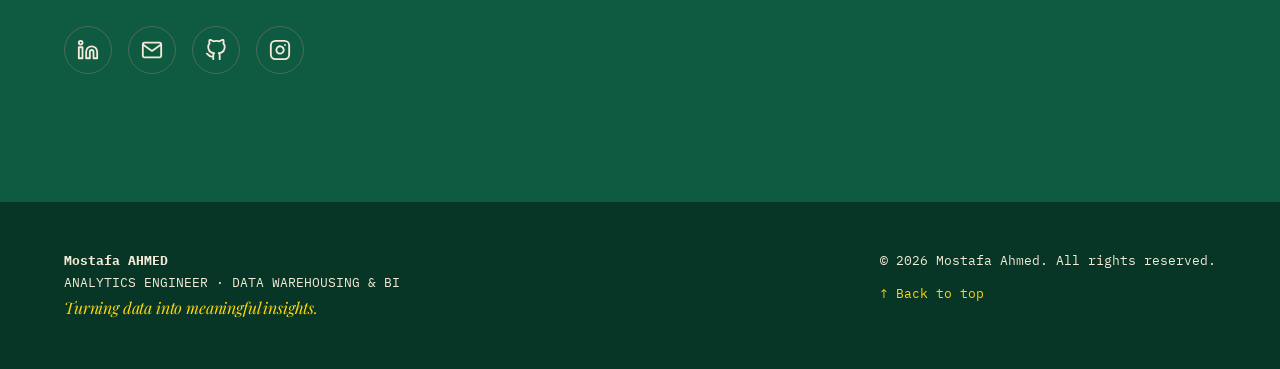
<file: website-Mostafa/index.html>
<!doctype html>
<html lang="en">
<head>
<meta charset="utf-8">
<meta name="viewport" content="width=device-width, initial-scale=1">
<title>Mostafa Ahmed | Portfolio</title>
<link rel="canonical" href="https://mostafaahmed-20.github.io/">
<script>location.replace('/' + location.search + location.hash);</script>
<meta http-equiv="refresh" content="0;url=https://mostafaahmed-20.github.io/">
</head>
<body><p>This portfolio has moved to <a href="https://mostafaahmed-20.github.io/">mostafaahmed-20.github.io</a>.</p></body>
</html>
</file>
<file: css/style.css>
:root{--ash:#F3EAD8;--sage:#F3EAD8;--sea:#FFD60A;--granite:#4A6B5E;--char:#0F5B41;--surf:#0C4A35;--off:#F3EAD8;--black:#083626;--sans:'Space Grotesk',system-ui,sans-serif;--body:'DM Sans',system-ui,sans-serif;--serif:'Playfair Display',Georgia,serif;--mono:'IBM Plex Mono',ui-monospace,monospace;--pad:clamp(1.25rem,5vw,5rem)}
*{box-sizing:border-box;margin:0}
html{scroll-behavior:smooth;scroll-padding-top:4rem}
body{font:400 1.05rem/1.65 var(--body);background:var(--char);color:var(--off);overflow-x:hidden}
a{color:inherit;text-decoration:none}
:focus-visible{outline:2px solid var(--sea);outline-offset:3px}
section{padding:clamp(4.5rem,10vw,9rem) var(--pad);position:relative}
.dark{background:var(--char);color:var(--off)}.light{background:var(--ash);color:var(--char)}.sage{background:var(--sage);color:var(--char)}
h1,h2,h3{font-family:var(--sans);font-weight:700;line-height:.98;letter-spacing:-.03em}
h2{font-size:clamp(2.4rem,6.5vw,6rem);margin-bottom:2rem}
em{font-family:var(--serif);font-weight:400;letter-spacing:-.01em;color:var(--sea)}
.light em,.sage em{color:var(--granite)}
.label{display:block;font:500 .75rem var(--mono);letter-spacing:.14em;text-transform:uppercase;margin-bottom:1.5rem;color:var(--sea)}
.light .label,.sage .label{color:var(--granite)}
p+p{margin-top:1rem}
.top{position:fixed;inset:0 0 auto;z-index:50;display:flex;justify-content:space-between;align-items:center;padding:1rem var(--pad);background:rgba(15,91,65,.82);backdrop-filter:blur(10px);border-bottom:1px solid rgba(243,234,216,.12);font:500 .75rem var(--mono);letter-spacing:.1em;text-transform:uppercase;color:var(--off)}
.brand i{color:var(--sea);font-style:normal}
#nav{display:flex;gap:1.75rem;align-items:center}
#nav a{opacity:.7;padding:.25rem 0;border-bottom:1px solid transparent;transition:.3s}
#nav a:hover,#nav a.on{opacity:1;border-color:var(--sea)}
.status{color:var(--sea);display:flex;gap:.5rem;align-items:center}
.status b{width:7px;height:7px;border-radius:50%;background:var(--sea);animation:pulse 2s infinite}
@keyframes pulse{50%{opacity:.3}}
#menu{display:none}
.btn{display:inline-block;font:500 .8rem var(--mono);letter-spacing:.08em;text-transform:uppercase;padding:1rem 1.5rem;min-height:44px;background:var(--sea);color:var(--char);border:1px solid var(--sea);transition:.3s}
.btn:hover{transform:translateY(-2px);background:var(--off);border-color:var(--off)}
.btn.ghost{background:transparent;color:inherit;border-color:currentColor}
.btn.ghost:hover{background:var(--sea);color:var(--char);border-color:var(--sea)}
.cta{display:flex;flex-wrap:wrap;gap:1rem;margin-top:2rem}
.sub{max-width:34rem;margin-top:2rem;opacity:.8}
.hero{min-height:100svh;display:grid;grid-template-columns:1fr 1.1fr;gap:3rem;align-items:center;padding-top:7rem;overflow:hidden}
.hero>div,.hero>figure{position:relative}
#bg{position:absolute;inset:0;width:100%;height:100%;opacity:.6}
.hero h1{font-size:clamp(2.8rem,7vw,7.5rem);line-height:.95;letter-spacing:-.04em}
.l{display:block}
.js .l{opacity:0;transform:translateY(40px);transition:opacity .9s,transform .9s}
.ready .l{opacity:1;transform:none}
.l:nth-child(2){transition-delay:.12s}.l:nth-child(3){transition-delay:.24s}.l:nth-child(4){transition-delay:.36s}
.hero .sub.l{transition-delay:.5s}.hero .cta.l{transition-delay:.65s;display:flex}
.viz{max-width:30rem;width:100%;justify-self:center}
#loader{display:none}
.js #loader{display:grid;place-items:center;position:fixed;inset:0;z-index:100;background:var(--black);color:var(--sea);font:700 2rem var(--sans);transition:opacity .6s,visibility .6s}
.ready #loader{opacity:0;visibility:hidden}
#cur{display:none}
@media(pointer:fine){.js #cur{display:block;position:fixed;top:-8px;left:-8px;width:16px;height:16px;border:1px solid var(--sea);border-radius:50%;pointer-events:none;z-index:90;transition:transform .08s}}
.grid2{display:grid;grid-template-columns:1fr 1.2fr;gap:4rem;align-items:start}
.lead{font:400 1.5rem/1.35 var(--serif);font-style:italic;margin-bottom:2rem}
.life{list-style:none;padding:0;margin-top:2.5rem}
.life li{font:500 .8rem var(--mono);letter-spacing:.1em;text-transform:uppercase;padding:.7rem 1rem;border:1px solid var(--granite);position:relative;margin-bottom:1.6rem;width:max-content;max-width:100%;transition:.3s}
.life li:hover{background:var(--granite);color:var(--off)}
.life li:not(:last-child)::after{content:"";position:absolute;left:1.5rem;top:100%;height:1.6rem;border-left:1px dashed var(--granite)}
.life li:not(:last-child)::before{content:"";position:absolute;left:calc(1.5rem - 2px);top:100%;width:5px;height:5px;border-radius:50%;background:var(--sea);animation:drop 1.8s linear infinite}
@keyframes drop{from{transform:translateY(0);opacity:1}to{transform:translateY(1.6rem);opacity:0}}
.cat{display:grid;grid-template-columns:1fr 3fr;gap:2rem;padding:2rem 0;border-top:1px solid rgba(243,234,216,.18)}
.cat h3{font-size:1.4rem;line-height:1.15}
.cat h3 span{display:block;font:500 .75rem var(--mono);color:var(--sea);margin-bottom:.5rem}
.tags{list-style:none;padding:0;display:flex;flex-wrap:wrap;gap:.6rem}
.tags li{font:400 .8rem var(--mono);padding:.45rem .9rem;border:1px solid var(--granite);border-radius:99px;transition:.25s}
.tags li:hover{background:var(--sea);color:var(--char);border-color:var(--sea);transform:translateY(-3px)}
.pgrid{display:grid;grid-template-columns:repeat(12,1fr);gap:1.5rem;margin-top:3rem}
.card{background:var(--char);color:var(--off);padding:clamp(1.25rem,3vw,2.5rem);display:flex;flex-direction:column;gap:1.25rem;overflow:hidden;transition:transform .4s}
.card:hover{transform:translateY(-6px)}
.card h3{font-size:clamp(1.6rem,3vw,2.6rem)}
.feat{grid-column:1/-1;display:grid;grid-template-columns:1fr 1.2fr;gap:2.5rem}
.feat>div{display:flex;flex-direction:column;gap:1.25rem}
.p2{grid-column:span 7}.p3{grid-column:span 5}
.chip{font:500 .7rem var(--mono);letter-spacing:.1em;text-transform:uppercase;color:var(--sea)}
.hl{columns:2;gap:1.5rem;padding-left:1.1rem;font-size:.95rem}
.hl li{margin-bottom:.4rem;break-inside:avoid}
.card .cta{margin-top:.5rem}
.mosaic{display:grid;grid-template-columns:1fr 1fr;gap:.75rem;align-content:start}
.ph{min-height:9rem;display:grid;place-items:center;text-align:center;padding:1rem;font:.7rem/1.5 var(--mono);letter-spacing:.08em;text-transform:uppercase;color:var(--ash);border:1px dashed var(--sea);background:repeating-linear-gradient(45deg,var(--surf) 0 10px,#0C4A35 10px 20px);transition:transform .6s}
.big{grid-column:1/-1;min-height:14rem}
.card:hover .ph{transform:scale(1.03)}
.shot{display:block;width:100%;height:auto;border:1px solid var(--granite);transition:transform .6s}
.shot.wide{grid-column:1/-1}
.card:hover .shot{transform:scale(1.03)}
.steps{list-style:none;padding:0;display:grid;grid-template-columns:repeat(3,1fr);gap:2.5rem 1.5rem;margin-top:3rem}
.steps li{position:relative;padding-top:2rem}
.steps li::before{content:"";position:absolute;top:0;left:0;right:0;height:1px;background:linear-gradient(90deg,var(--sea) 50%,transparent 50%) 0 0/16px 1px;animation:run 1.2s linear infinite}
@keyframes run{to{background-position:16px 0}}
.n{display:block;font:700 clamp(3rem,6vw,5rem)/1 var(--sans);color:var(--sea);margin-bottom:1rem}
.steps h3{font-size:1.6rem;margin-bottom:.6rem}.steps p{opacity:.8;max-width:26rem}
.tl{list-style:none;padding:0;margin-top:3rem}
.tl>li{display:grid;grid-template-columns:12rem 1fr;gap:1.5rem;padding:1.5rem 0;border-top:1px solid rgba(15,91,65,.25)}
.tl b{font:500 .75rem var(--mono);letter-spacing:.1em;text-transform:uppercase;color:var(--granite)}
.todo{font:.85rem var(--mono);opacity:.75}
.fgrid{display:grid;grid-template-columns:repeat(auto-fit,minmax(15rem,1fr));gap:1px;background:var(--granite);border:1px solid var(--granite);margin-top:3rem}
.fgrid div{background:var(--char);padding:1.5rem;font:500 1.15rem var(--sans)}
.fgrid small{display:flex;gap:.5rem;align-items:center;font:.7rem var(--mono);letter-spacing:.1em;text-transform:uppercase;color:var(--sea);margin-bottom:1rem}
.fgrid small::before{content:"";width:6px;height:6px;border-radius:50%;background:var(--sea);animation:pulse 2s infinite}
.socials{list-style:none;display:flex;gap:1rem;margin-top:2.5rem;padding:0;flex-wrap:wrap}
.socials a{display:grid;place-items:center;width:48px;height:48px;border:1px solid var(--granite);border-radius:50%;color:var(--off);transition:.25s}
.socials a:hover{background:var(--sea);border-color:var(--sea);color:var(--char);transform:translateY(-3px)}
.socials svg{width:22px;height:22px}
.contact h2{font-size:clamp(2.6rem,8vw,7.5rem)}
.meta{display:grid;grid-template-columns:8rem 1fr;gap:.6rem 1rem;margin-top:3rem;font:.85rem var(--mono)}
.meta dt{color:var(--sea);text-transform:uppercase;letter-spacing:.1em}
.meta a{border-bottom:1px solid var(--sea)}
footer{background:var(--black);color:var(--off);padding:3rem var(--pad);display:flex;justify-content:space-between;flex-wrap:wrap;gap:1.5rem;font:.8rem/1.7 var(--mono)}
footer em{font-size:1rem}
#top{background:none;border:0;color:var(--sea);font:inherit;cursor:pointer;padding:.5rem 0;min-height:44px}
.js .rv{opacity:0;transform:translateY(24px);transition:opacity .8s,transform .8s}
.js .rv.in{opacity:1;transform:none}
.card.rv.in:hover{transform:translateY(-6px)}
@media(prefers-reduced-motion:reduce){*,*::before,*::after{animation:none!important;transition:none!important}html{scroll-behavior:auto}}
.hero h1{font-size:clamp(3.2rem,9vw,9rem);line-height:.92}
.role{font:500 clamp(.95rem,2vw,1.5rem) var(--mono);letter-spacing:.14em;text-transform:uppercase;color:var(--sea);margin-top:1.5rem}
.tag{font:italic 400 clamp(1.15rem,2.3vw,1.7rem)/1.3 var(--serif);margin-top:1.25rem}
.portrait{max-width:44rem}
.portrait img{display:block;width:100%;height:auto;aspect-ratio:1/1;object-fit:cover;object-position:50% 15%}

/* Journey entries: nested content lists and entry spacing */
.tl .entry+.entry{margin-top:2rem}
.tl ul{margin:.75rem 0 0 1.1rem}
.tl ul li{margin-bottom:.35rem}
.tl .entry>p>strong{font-family:var(--sans)}

/* Work with me: freelancing platform cards */
.wgrid{display:grid;grid-template-columns:repeat(2,1fr);gap:1.5rem;margin-top:3rem}
.wcard{background:var(--black);border:1px solid rgba(243,234,216,.14);display:flex;flex-direction:column;overflow:hidden;transition:transform .4s}
.wcard:hover{transform:translateY(-6px)}
.wthumb{display:block;width:100%;height:auto;background:var(--surf);border-bottom:1px solid rgba(243,234,216,.14)}
.wbody{padding:clamp(1.25rem,3vw,2rem);display:flex;flex-direction:column;gap:1rem;flex:1}
.wbody h3{font-size:clamp(1.4rem,2.4vw,2rem);line-height:1.1}
.wbody p{opacity:.85}
.wbody .cta{margin-top:auto;padding-top:.5rem}
</file>
<file: css/responsive.css>
@media(max-width:1024px){.hero,.grid2,.feat{grid-template-columns:1fr}.wgrid{grid-template-columns:1fr}.hero{padding-top:8rem}.viz{max-width:26rem;justify-self:start}.portrait{max-width:100%}.steps{grid-template-columns:repeat(2,1fr)}.p2,.p3{grid-column:1/-1}.cat{grid-template-columns:1fr;gap:1rem}}
@media(max-width:768px){
.top{backdrop-filter:none;background:var(--char)}
#menu{display:block;position:relative;z-index:60;background:none;border:1px solid var(--sea);color:var(--off);font:inherit;text-transform:uppercase;padding:.6rem 1rem;min-height:44px}
#nav{position:fixed;inset:0;background:var(--black);flex-direction:column;justify-content:center;gap:2rem;font-size:1.1rem;transform:translateX(100%);visibility:hidden;transition:transform .4s,visibility .4s}
#nav.open{transform:none;visibility:visible}
.steps{grid-template-columns:1fr}.tl>li{grid-template-columns:1fr;gap:.4rem}.hl{columns:1}.big{min-height:10rem}.meta{grid-template-columns:1fr}.btn{width:100%;text-align:center}.brand{max-width:55%}}
</file>
